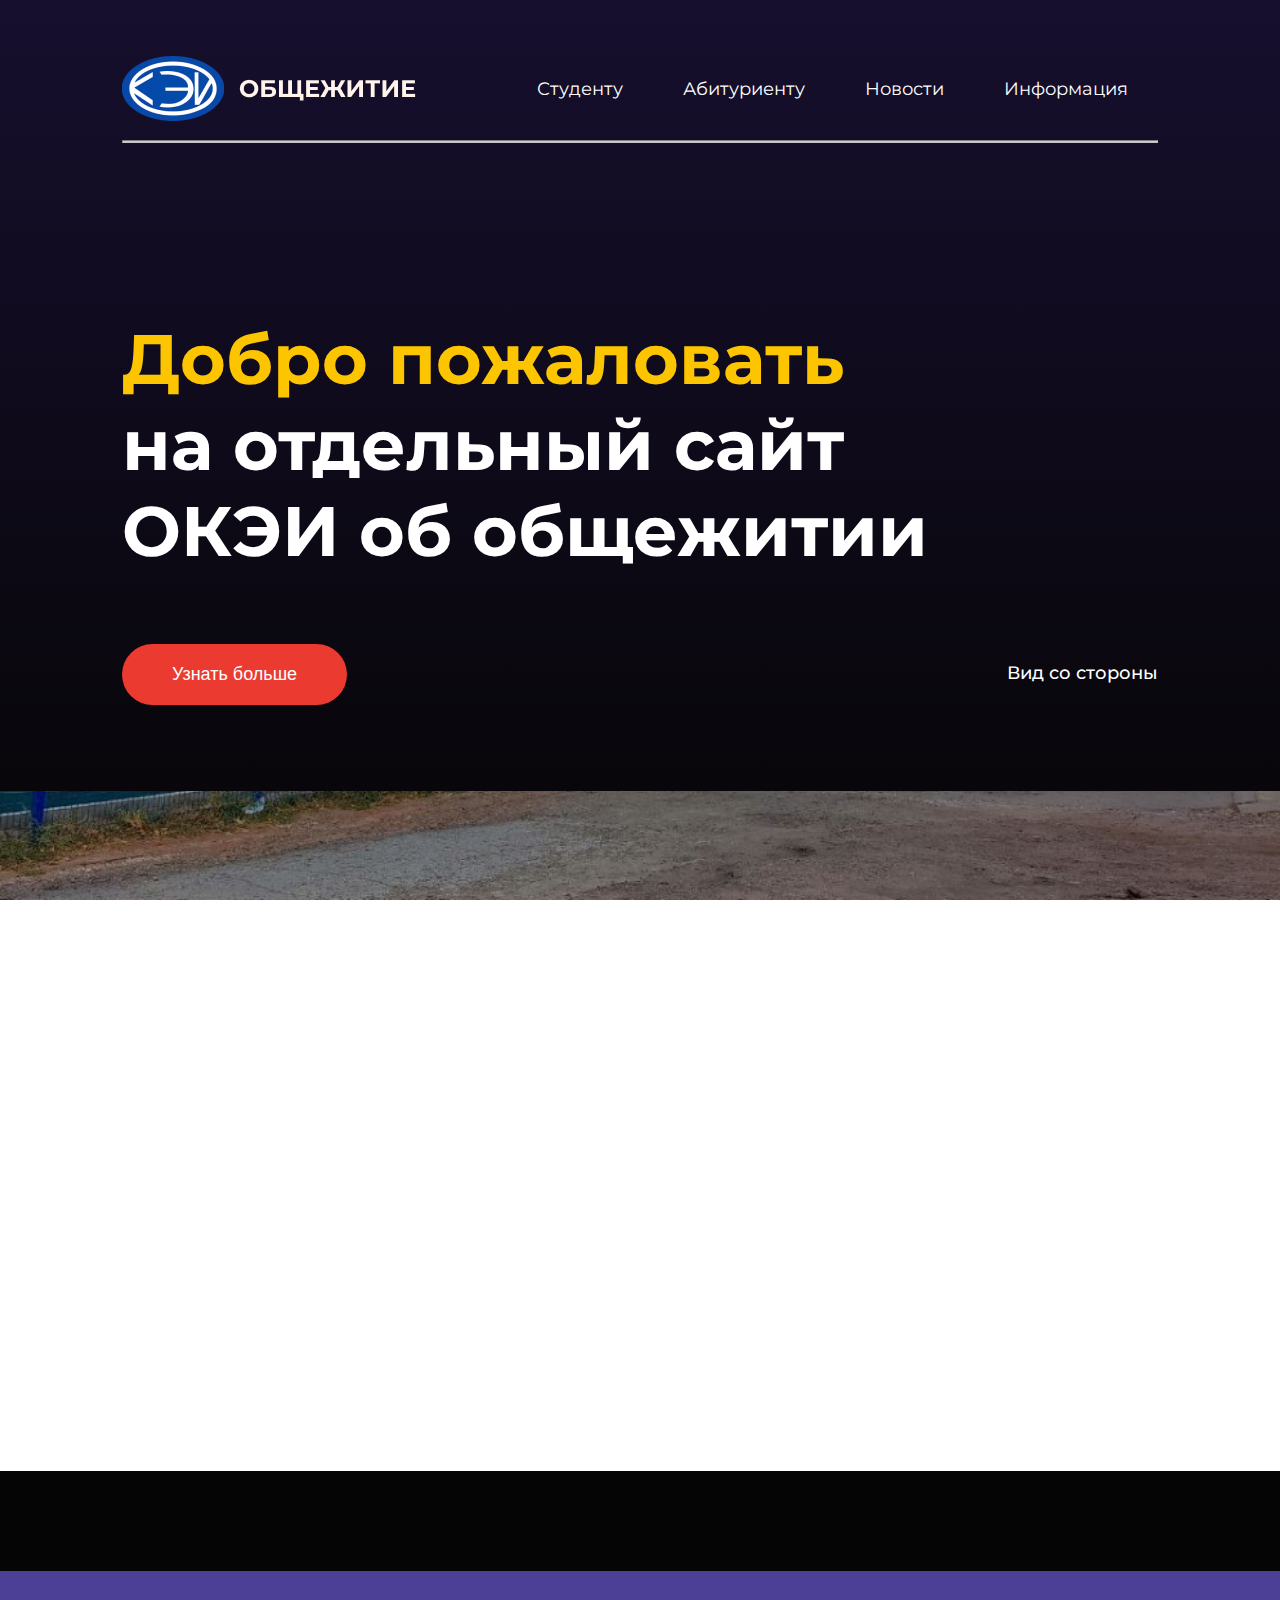
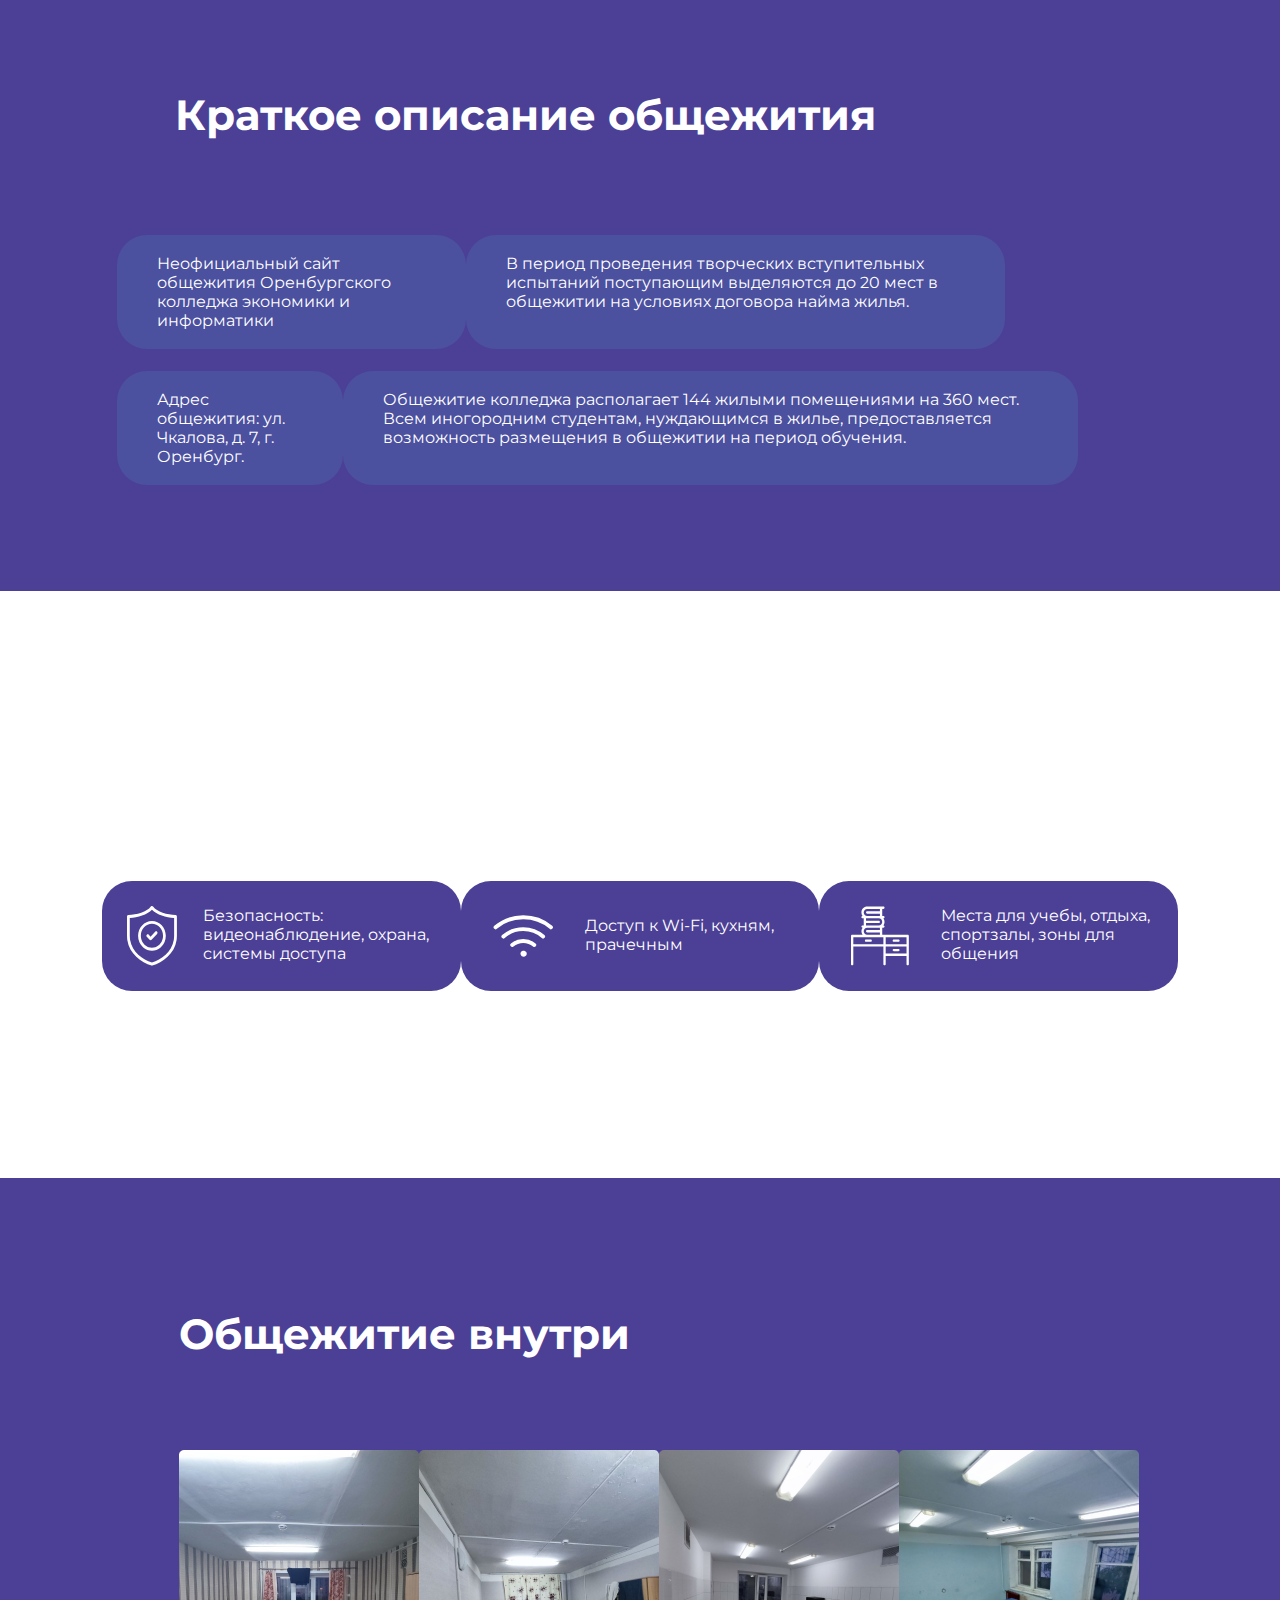
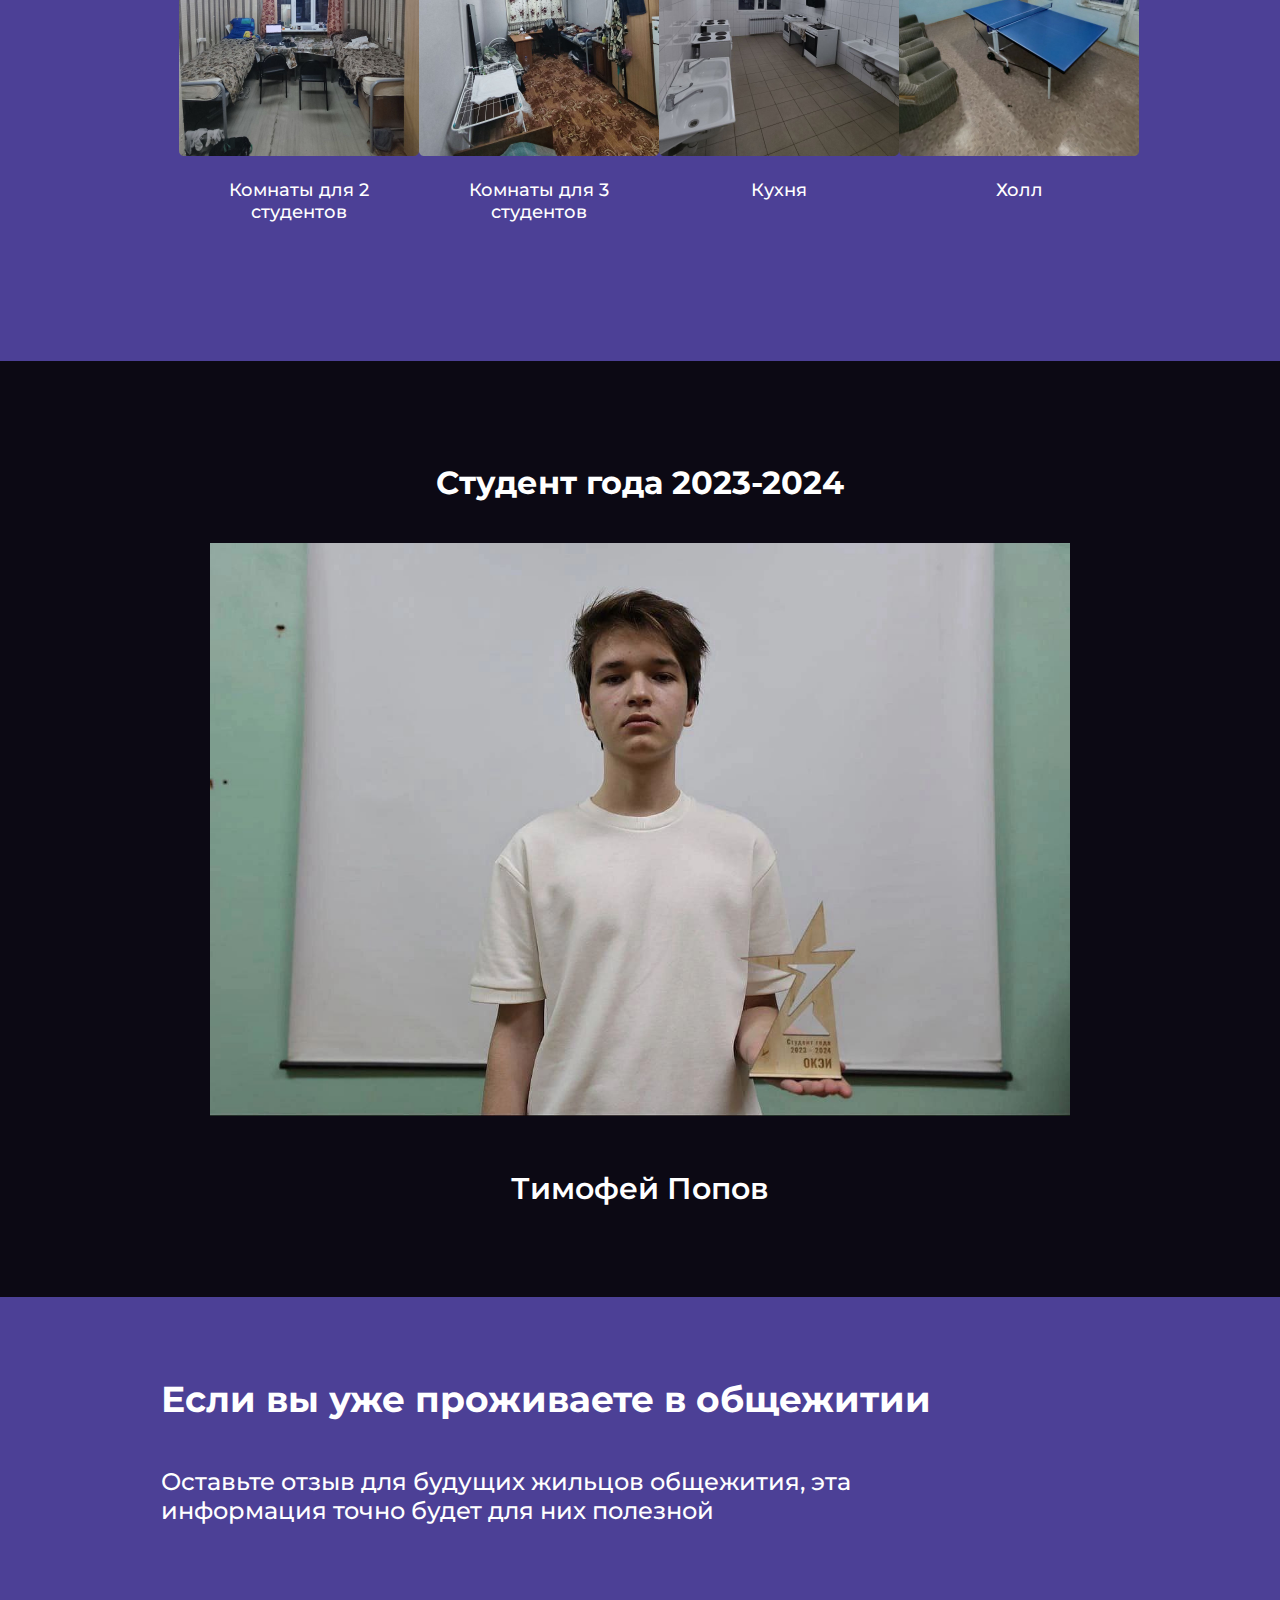
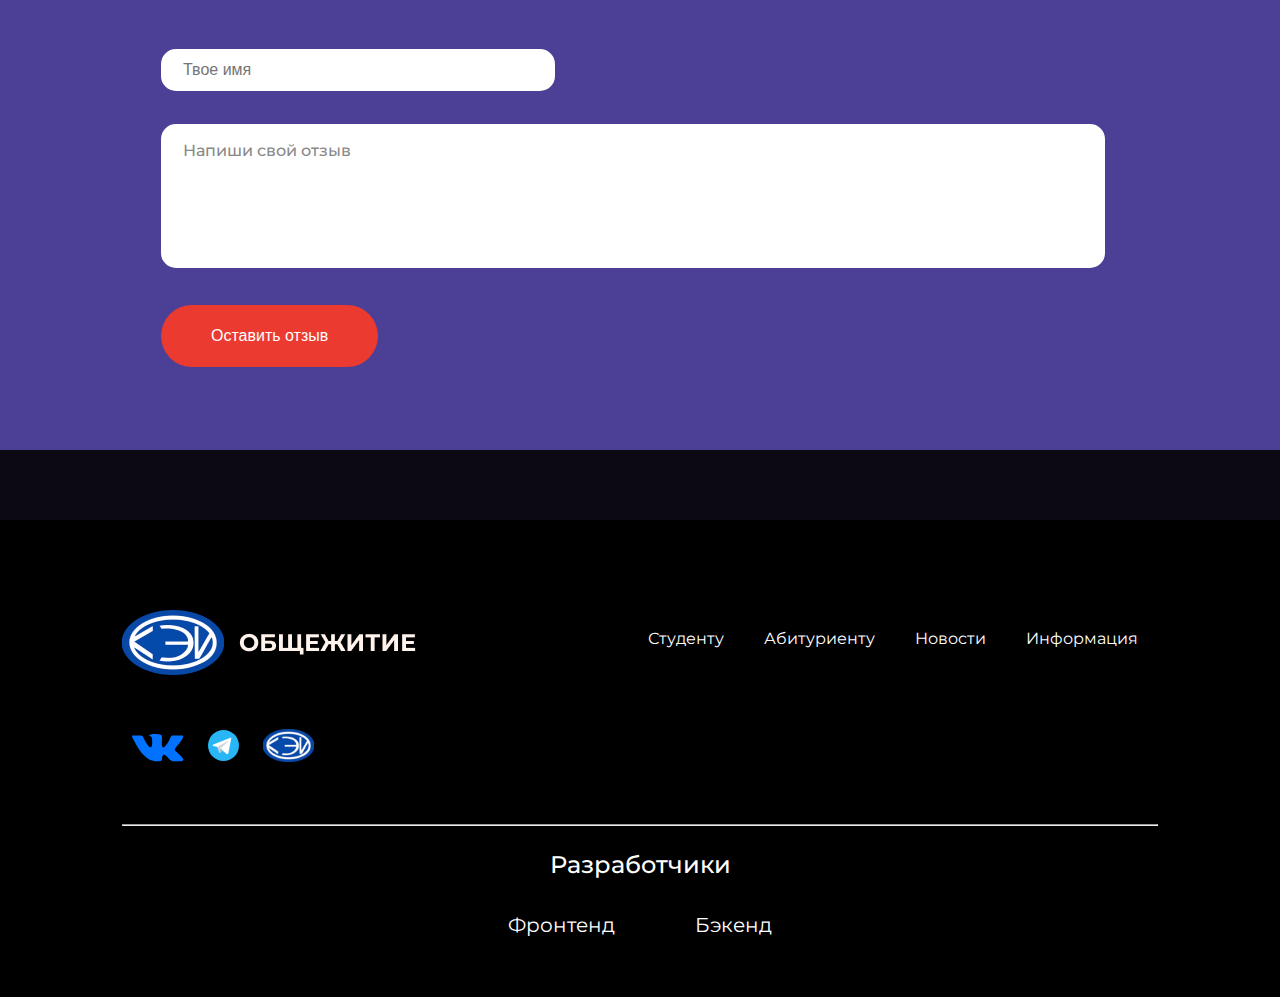
<file: index.html>
<!doctype html>
<html lang="ru">
<head>
    <meta charset="UTF-8">
    <meta name="viewport"
          content="width=device-width, user-scalable=no, initial-scale=1.0, maximum-scale=1.0, minimum-scale=1.0">
    <meta http-equiv="X-UA-Compatible" content="ie=edge">
    <title>ОКЭИ Общежитие</title>
    <link rel="stylesheet" href="./style/CSS/style.css">
    <link rel="icon" href="./style/icons/logo.png">
</head>
<body>
    <div class="wrapper">
        <header class="container">
            <nav class="navigation">
                <div class="logo">
                    <a href="index.html"><img src="./style/image/logo.png" alt="logo"></a>
                </div>
                <div class="nav-bar">
                    <ul>
                        <li><a href="./student.html">Студенту</a></li>
                        <li><a href="abiturient.html">Абитуриенту</a></li>
                        <li><a href="news.html">Новости</a></li>
                        <li><a href="information.html">Информация</a></li>
                    </ul>
                </div>
            </nav>
            <hr>
        </header>

        <main class="container">
            <div class="active">
                <p><span>Добро пожаловать</span> на отдельный сайт ОКЭИ об общежитии</p>

                <button type="button" id="more">Узнать больше</button>
                <p class="back">Вид со стороны</p>
            </div>

            <div class="back">
                
            </div>
        </main>
    </div>

    <div class="back-image">

    </div>

    <div class="wrapper-false">
        <main class="container"></main>
    </div>

    <div class="info-briefly" id="info-briefly">
        <h1>Краткое описание общежития</h1>
        <div class="first-block">
            <p class="fir-value">Неофициальный сайт общежития Оренбургского колледжа экономики и информатики</p>
            <p class="sec-value">В период проведения творческих вступительных испытаний поступающим выделяются
                до 20 мест в общежитии на условиях договора найма жилья.</p>
        </div>
        <div class="second-block">
            <p class="fir-value-one">Адрес общежития: ул. Чкалова, д. 7, г. Оренбург.</p>
            <p class="sec-value-two">Общежитие колледжа располагает 144 жилыми помещениями на 360 мест.
                Всем иногородним студентам, нуждающимся в жилье, предоставляется
                возможность размещения в общежитии на период обучения.</p>
        </div>
    </div>

    <div class="advantages">
        <h1>Преимущества проживания в общежитии</h1>
        <div class="block">
            <div class="security">
                <img src="./style/icons/securi2.svg" alt="security">
                <p>Безопасность: видеонаблюдение, охрана, системы доступа</p>
            </div>
            <div class="comfortable">
                <img src="./style/icons/comfortable.svg" alt="comfortable">
                <p>Доступ к Wi-Fi, кухням, прачечным</p>
            </div>
            <div class="education">
                <img src="./style/icons/education.svg" alt="education">
                <p>Места для учебы, отдыха, спортзалы, зоны для общения</p>
            </div>
        </div>
    </div>

    <div class="inside-block">
        <h1>Общежитие внутри</h1>
        <div class="block-room">
            <div class="room-two">
                <img src="./style/image/room-two.png" alt="room-two">
                <p>Комнаты для 2 студентов</p>
            </div>

            <div class="room-three">
                <img src="./style/image/room-three.png" alt="room-three">
                <p>Комнаты для 3 студентов</p>
            </div>

            <div class="kitchen">
                <img src="./style/image/kitchen.png" alt="kitchen">
                <p>Кухня</p>
            </div>

            <div class="holl">
                <img src="./style/image/hool.png" alt="holl">
                <p>Холл</p>
            </div>
        </div>
    </div>

    <div class="famous-students">
        <!--<div class="head-famous">
            <h1>Известные студенты, проживающие в общежитии</h1>
        </div>

        <div class="block-students">
            <div class="cart-students">
                <div class="cart-students-block">
                    <a target="_blank" href="https://vk.com/zatway">
                        <img src="./style/image/radmir.png" alt="radmir">
                        <p>Радмир Арсланбеков</p>
                    </a>
                </div>
                <div class="cart-students-block">
                    <a target="_blank" href="https://vk.com/hamitov143">
                        <img src="./style/image/ainur.png" alt="ainur">
                        <p>Айнур Хамитов</p>
                    </a>
                </div>
                <div class="cart-students-block">
                    <a target="_blank" href="https://vk.com/kulaanoame">
                        <img src="./style/image/emil.png" alt="emil">
                        <p>Эмиль Сулейманов</p>
                    </a>
                </div>
                <div class="cart-students-block">
                    <a target="_blank" href="https://vk.com/armaggedeon">
                        <img src="./style/image/arman.png" alt="arman">
                        <p>Арман Кантурлеев</p>
                    </a>
                </div>
                <div class="cart-students-block">
                    <a target="_blank" href="https://vk.com/akosirev2020">
                        <img src="./style/image/artem.png" alt="artem">
                        <p>Артём Косырев</p>
                    </a>
                </div>
            </div>-->
            <div class="best-student">
                <h1>Студент года 2023-2024</h1>
                <img src="./style/image/best-student.jpg" alt="best-student">
                <p>Тимофей Попов</p>
            </div>
        </div>
    </div>

    <div class="reviews-input">
        <div class="reviews-info">
            <h2>Если вы уже проживаете в общежитии</h2>
            <p>Оставьте отзыв для будущих жильцов общежития,
                эта информация точно будет для них полезной</p>

            <div class="input-block-name">
                <input type="name" placeholder="Твое имя" id="name">
            </div>

            <textarea class="rev-block" placeholder="Напиши свой отзыв" id="reviews"></textarea>

            <div class="bth-reviews">
                <button type="button" id="order-action">Оставить отзыв</button>
            </div>
        </div>
    </div>

    <div class="gap"></div>

    <footer>
        <nav class="footer-block">
             <div class="logo">
                 <a href="index.html"><img src="./style/image/logo.png" alt="logo"></a>
             </div>
             <div class="nav-bar">
                <ul>
                    <li><a href="./student.html">Студенту</a></li>
                    <li><a href="abiturient.html">Абитуриенту</a></li>
                    <li><a href="news.html">Новости</a></li>
                    <li><a href="information.html">Информация</a></li>
                </ul>
             </div>
        </nav>
        
        <div class="link-media">
            <a target="_blank" href="https://vk.com/gapou_okei">
                <img src="./style/icons/vk.svg" alt="vk">
            </a>
            <a target="_blank" href="https://t.me/okei_56ru">
                <img src="./style/icons/tg.svg" alt="tg">
            </a>
            <a target="_blank" href="https://www.oksei.ru/">
                <img src="./style/icons/okei.svg" alt="okei-logo">
            </a>
        </div>

        <hr>
        <div class="developer">
            <h3>Разработчики</h3>
            <div class="developer-contacts">
                <a target="_blank" href="https://vk.com/kulaanoame">Фронтенд</a>
                <a href="#">Бэкенд</a>
            </div>

        </div>
    </footer>



    <script src="./scripts/script.js"></script>



</body>
</html>
</file>
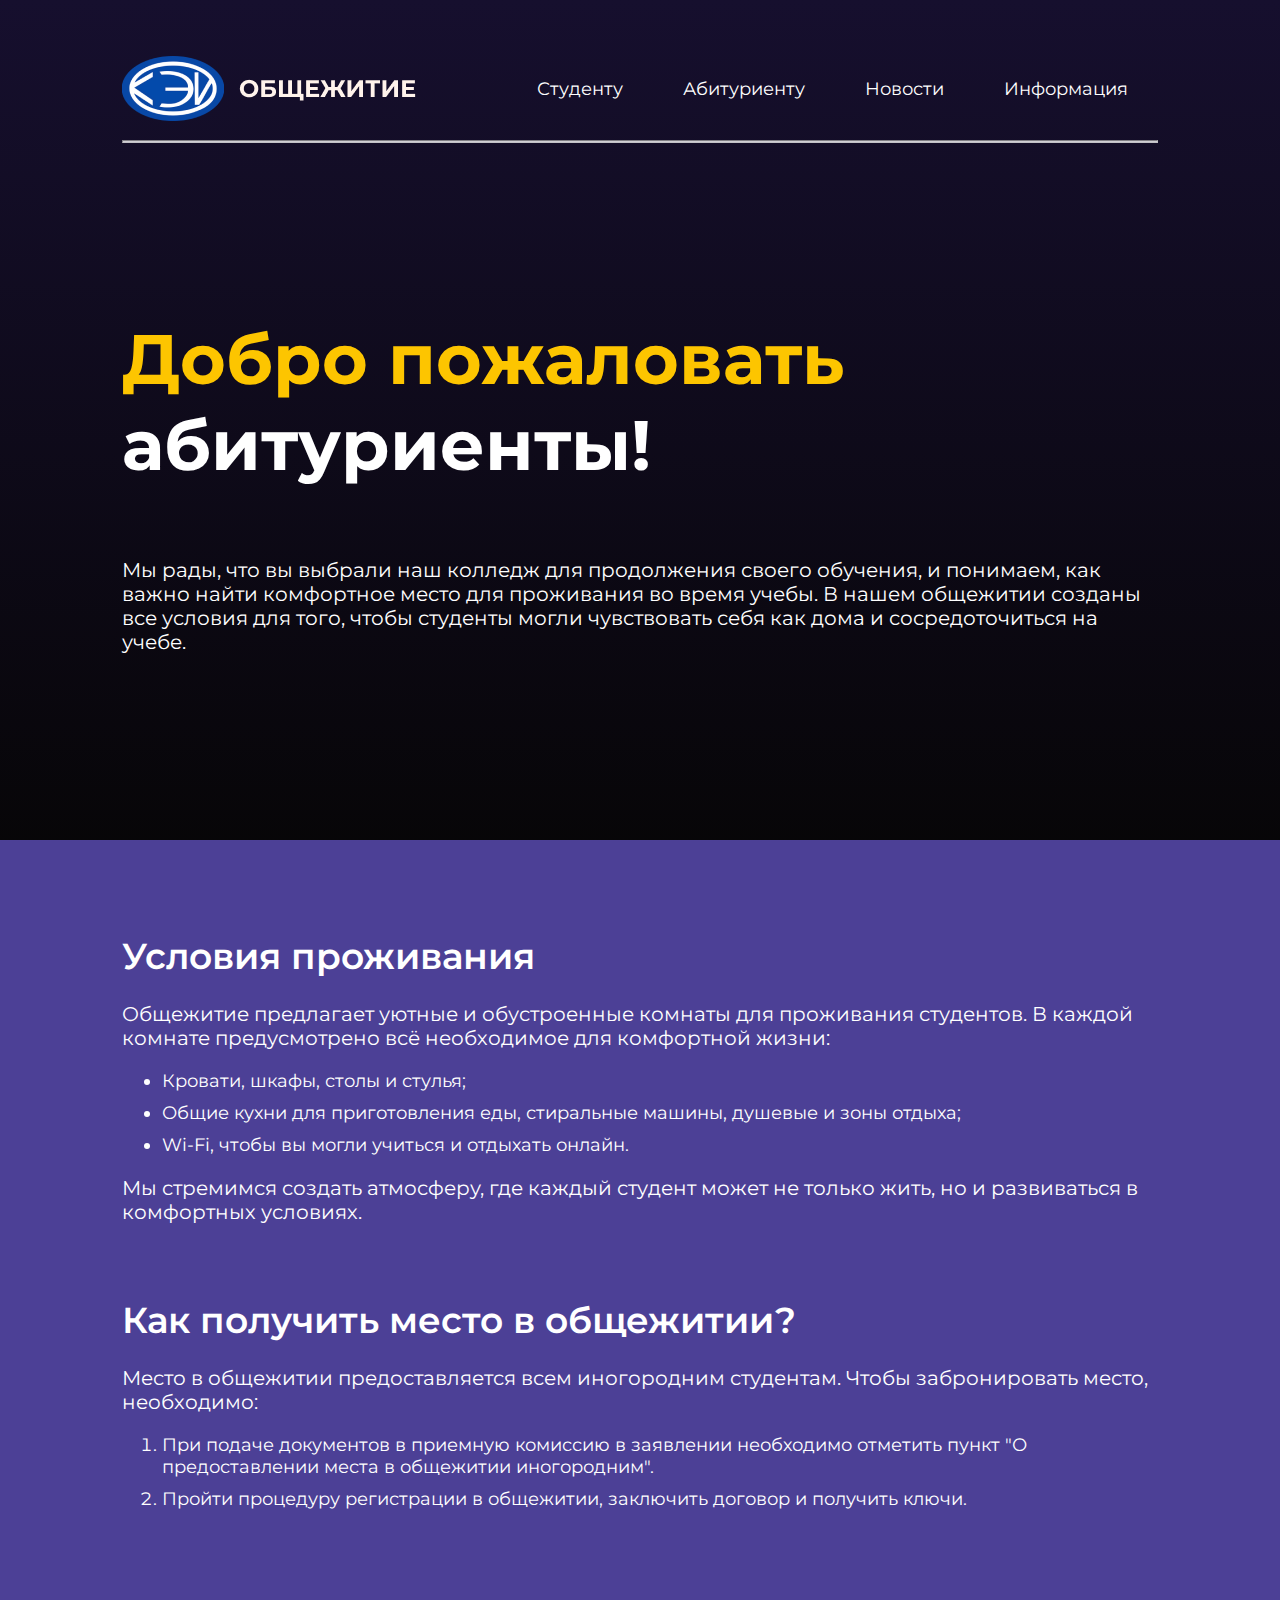
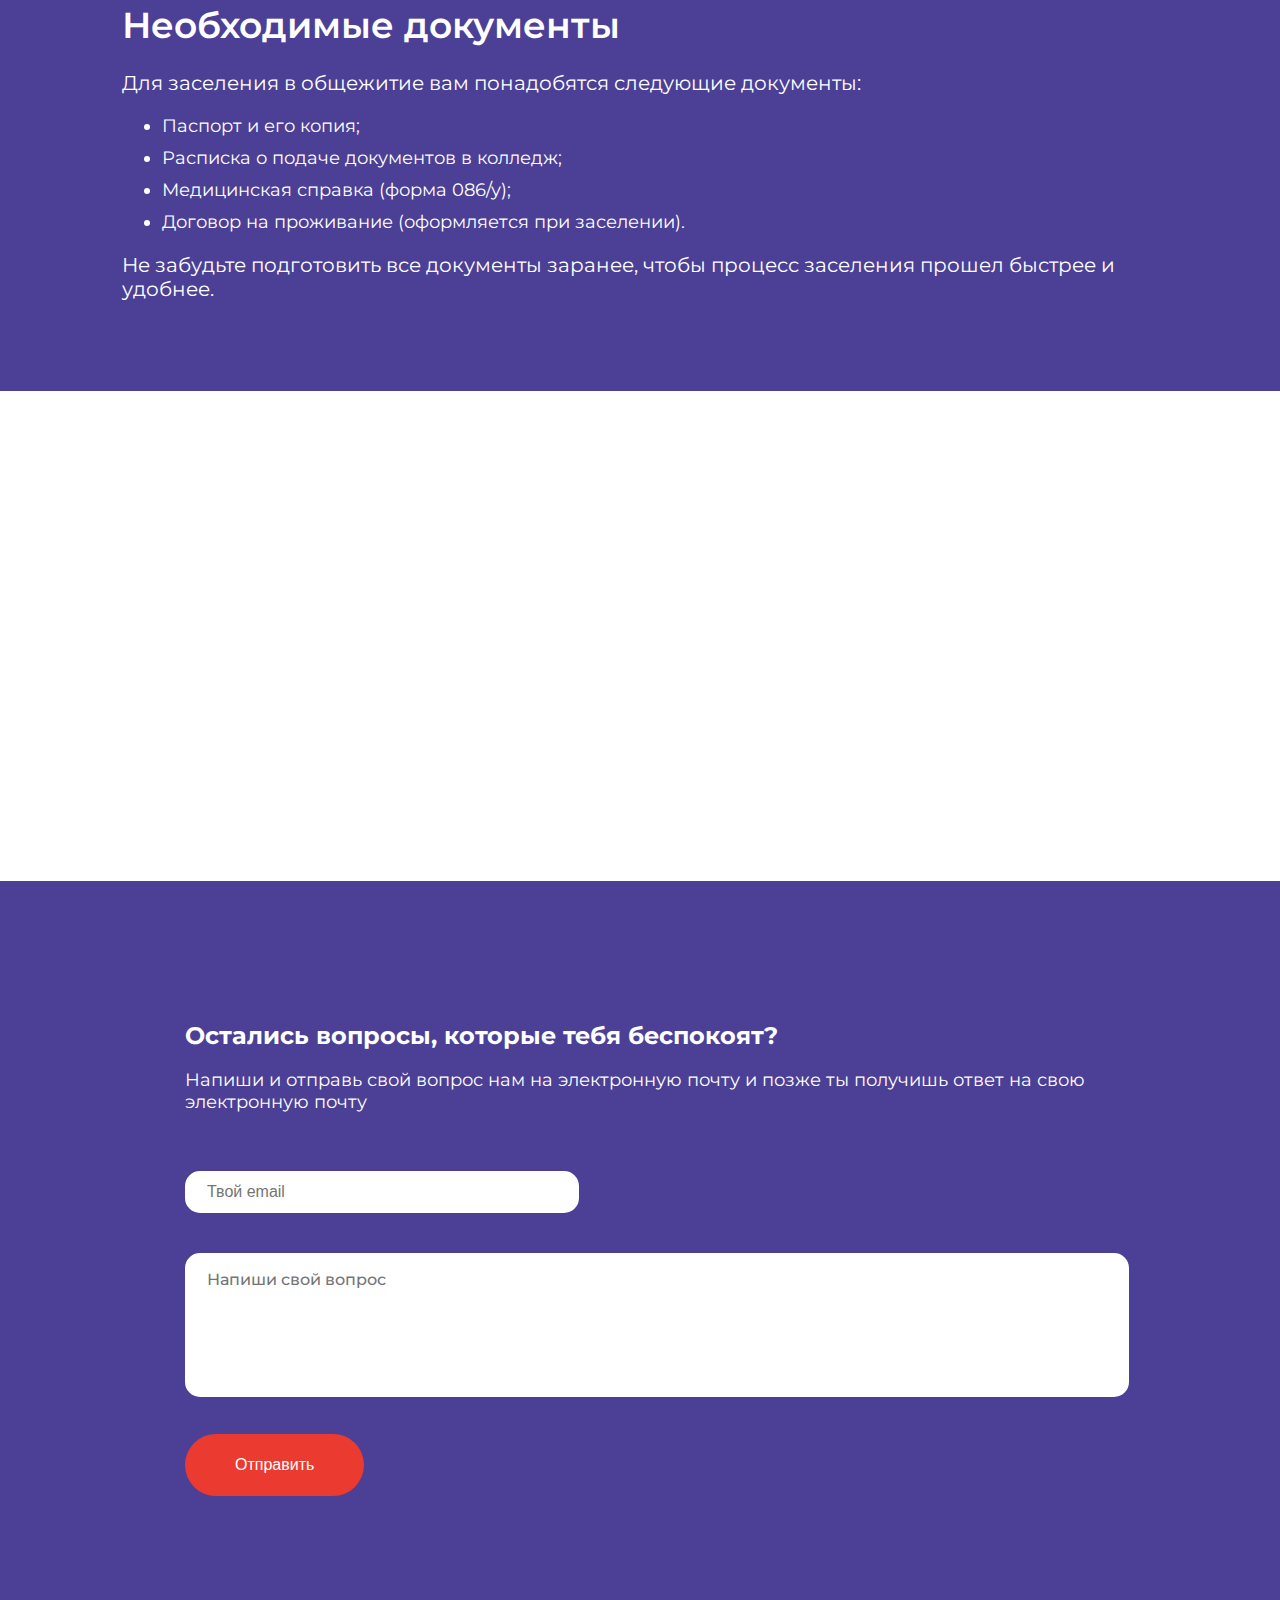
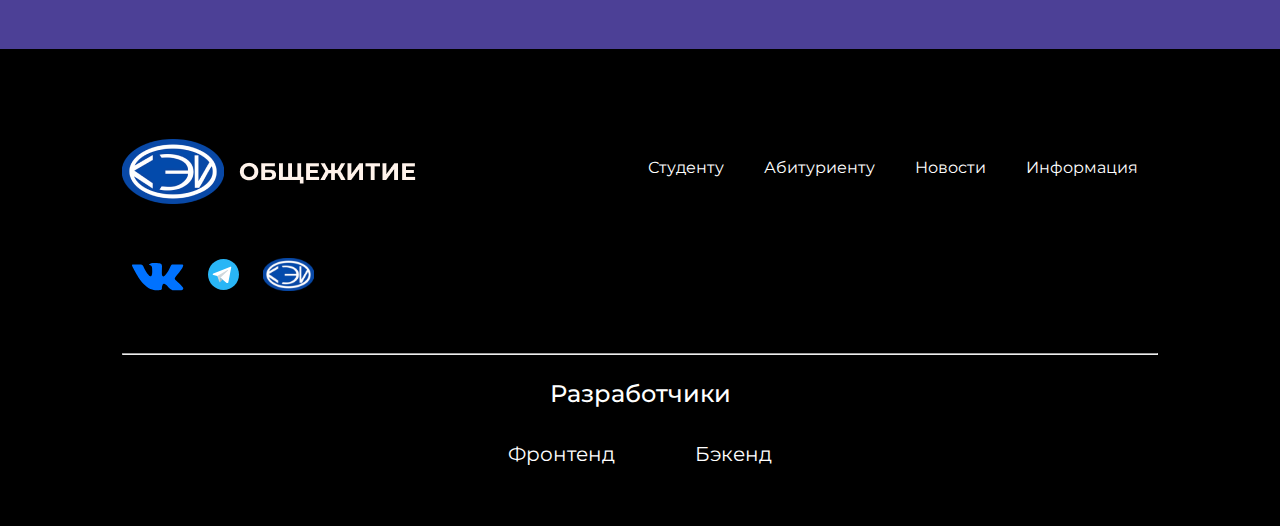
<file: abiturient.html>
<!doctype html>
<html lang="ru">
<head>
    <meta charset="UTF-8">
    <meta name="viewport"
          content="width=device-width, user-scalable=no, initial-scale=1.0, maximum-scale=1.0, minimum-scale=1.0">
    <meta http-equiv="X-UA-Compatible" content="ie=edge">
    <title>ОКЭИ Общежитие</title>
    <link rel="stylesheet" href="./style/CSS/abitura.css">
    <link rel="icon" href="./style/icons/logo.png">
</head>
<body>
    <div class="wrapper">
        <header class="container">
            <nav class="navigation">
                <div class="logo">
                    <a href="index.html"><img src="./style/image/logo.png" alt="logo"></a>
                </div>
                <div class="nav-bar">
                    <ul>
                        <li><a href="./student.html">Студенту</a></li>
                        <li><a href="abiturient.html">Абитуриенту</a></li>
                        <li><a href="./news.html">Новости</a></li>
                        <li><a href="information.html">Информация</a></li>
                    </ul>
                </div>
            </nav>
            <hr>
        </header>

        <main class="container">
            <div class="active">
                <p class="title"><span>Добро пожаловать </span>абитуриенты!</p>
                <p>Мы рады, что вы выбрали наш колледж для продолжения своего обучения, и понимаем, как важно
                    найти комфортное место для проживания во время учебы. В нашем общежитии созданы
                    все условия для того, чтобы студенты могли чувствовать себя как дома и сосредоточиться на учебе.</p>

            </div>
        </main>
    </div>


    <div class="living-information">
        <div class="living-conditions">
            <h1>Условия проживания</h1>
            <p>Общежитие предлагает уютные и обустроенные комнаты для проживания студентов. В каждой
            комнате предусмотрено всё необходимое для комфортной жизни:</p>

            <ul>
                <li>Кровати, шкафы, столы и стулья;</li>
                <li>Общие кухни для приготовления еды, стиральные машины, душевые и зоны отдыха;</li>
                <li>Wi-Fi, чтобы вы могли учиться и отдыхать онлайн.</li>
            </ul>

            <p>
                Мы стремимся создать атмосферу, где каждый студент может не только
                жить, но и развиваться в комфортных условиях.
            </p>

            <h1 class="sec-title">Как получить место в общежитии?</h1>

            <p>Место в общежитии предоставляется всем иногородним студентам. Чтобы забронировать место, необходимо:</p>

            <ol>
                <li>При подаче документов в приемную комиссию в заявлении необходимо отметить пункт "О предоставлении места в общежитии иногородним".</li>
                <li>Пройти процедуру регистрации в общежитии, заключить договор и получить ключи.</li>
            </ol>
        

            <div class="check-in-info">
                <h1>Необходимые документы</h1>
                <p>Для заселения в общежитие вам понадобятся следующие документы:</p>
                <ul>
                    <li>Паспорт и его копия;</li>
                    <li>Расписка о подаче документов в колледж;</li>
                    <li>Медицинская справка (форма 086/у);</li>
                    <li>Договор на проживание (оформляется при заселении).</li>
                </ul>
                <p>Не забудьте подготовить все документы заранее, чтобы процесс заселения прошел быстрее и удобнее.</p>
            </div>
        </div>
    </div>


    <div class="rules-pay">
        <div class="reglament">
            <h1>Правила проживания</h1>
            <p>Проживание в общежитии регламентируется общими правилами, которые помогают 
                поддерживать порядок и комфорт для всех студентов. Вот основные из них:
            </p>

            <ul>
                <li>Соблюдайте режим тишины с 23:00 до 6:00;</li>
                <li>Следите за чистотой в личных и общих зонах;</li>
                <li>Гостей можно приглашать также до 22:00;</li>
                <li>Соблюдайте правила безопасности и уважайте соседей.</li>
            </ul>
        </div>

        <div class="vertival-line"></div>

        <div class="pay-dormit">
            <h1>Стоимость и оплата</h1>
            <p>Стоимость проживания в общежитии вы можете посмотреть в разделе <a href="./student.html">"Студенту"</a>.</p>
        </div>
    </div>

    




    <div class="reviews-input-second">
        <div class="reviews-info-second">
            <h2>Остались вопросы, которые тебя беспокоят?</h2>
            <p>Напиши и отправь свой вопрос нам на электронную
                почту и позже ты получишь ответ на свою электронную почту</p>

            <div class="input-block-name">
                <input type="name" placeholder="Твой email" id="email">
            </div>

            <textarea class="rev-block-sec" placeholder="Напиши свой вопрос" id="quest"></textarea>

            <div class="bth-reviews">
                <button type="button" id="send">Отправить</button>
            </div>
        </div>
    </div>


    <footer>
        <nav class="footer-block">
             <div class="logo">
                 <a href="index.html"><img src="./style/image/logo.png" alt="logo"></a>
             </div>
             <div class="nav-bar">
                <ul>
                    <li><a href="./student.html">Студенту</a></li>
                    <li><a href="abiturient.html">Абитуриенту</a></li>
                    <li><a href="./news.html">Новости</a></li>
                    <li><a href="information.html">Информация</a></li>
                </ul>
             </div>
        </nav>

        <div class="link-media">
            <a target="_blank" href="https://vk.com/gapou_okei">
                <img src="./style/icons/vk.svg" alt="vk">
            </a>
            <a target="_blank" href="https://t.me/okei_56ru">
                <img src="./style/icons/tg.svg" alt="tg">
            </a>
            <a target="_blank" href="https://www.oksei.ru/">
                <img src="./style/icons/okei.svg" alt="okei-logo">
            </a>
        </div>

        <hr>
        <div class="developer">
            <h3>Разработчики</h3>
            <div class="developer-contacts">
                <a target="_blank" href="https://vk.com/kulaanoame">Фронтенд</a>
                <a href="#">Бэкенд</a>
            </div>

        </div>
    </footer>

    <script src="./scripts/abitur.js"></script>

</body>
</html>
</file>
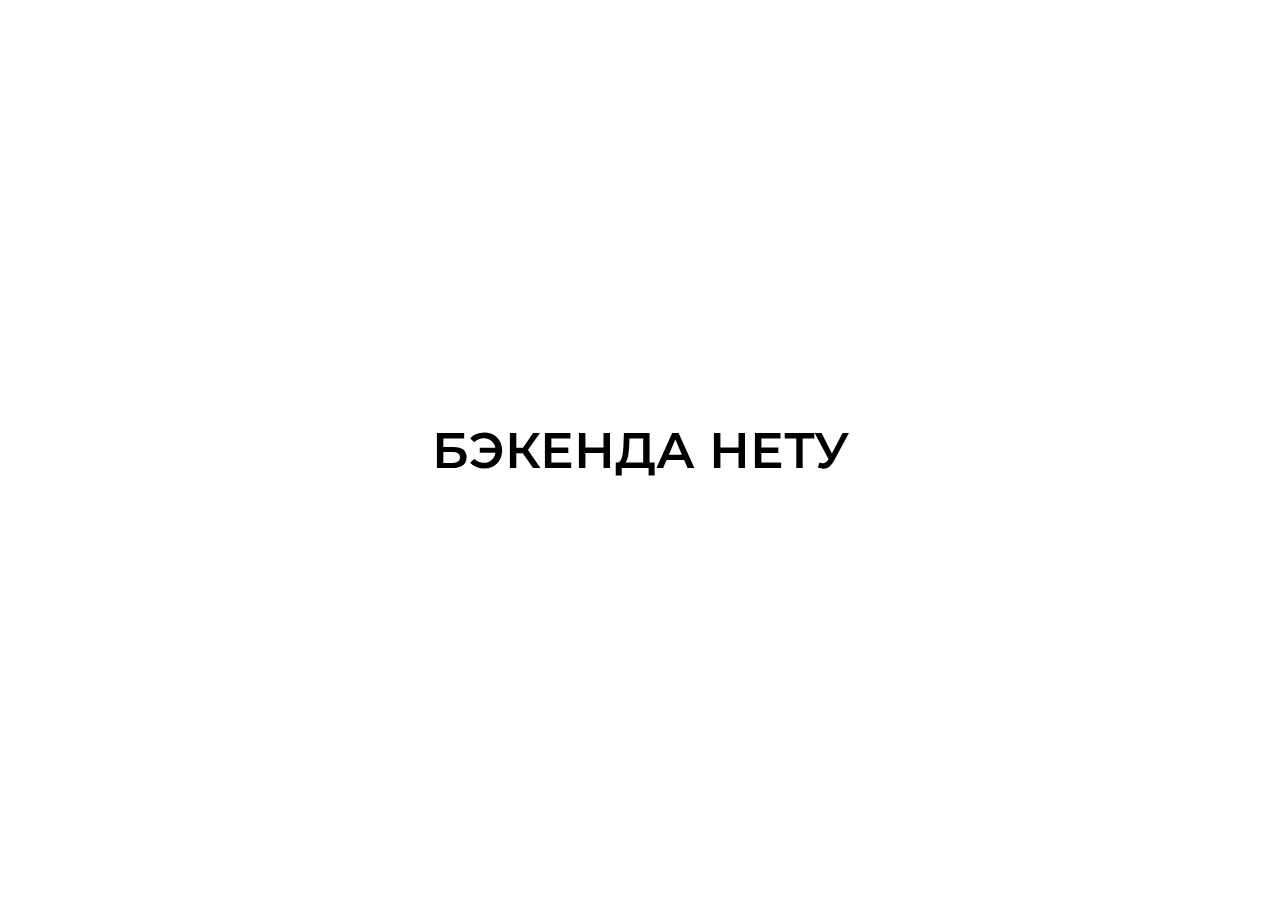
<file: backend.html>
<!doctype html>
<html lang="ru">
<head>
    <meta charset="UTF-8">
    <meta name="viewport"
          content="width=device-width, user-scalable=no, initial-scale=1.0, maximum-scale=1.0, minimum-scale=1.0">
    <meta http-equiv="X-UA-Compatible" content="ie=edge">
    <title>ОКЭИ Общежитие</title>
    <link rel="stylesheet" href="./style/CSS/back.css">
    <link rel="icon" href="./style/icons/logo.png">
</head>
<body>

    <span>Бэкенда нету</span>

</body>
</html>
</file>
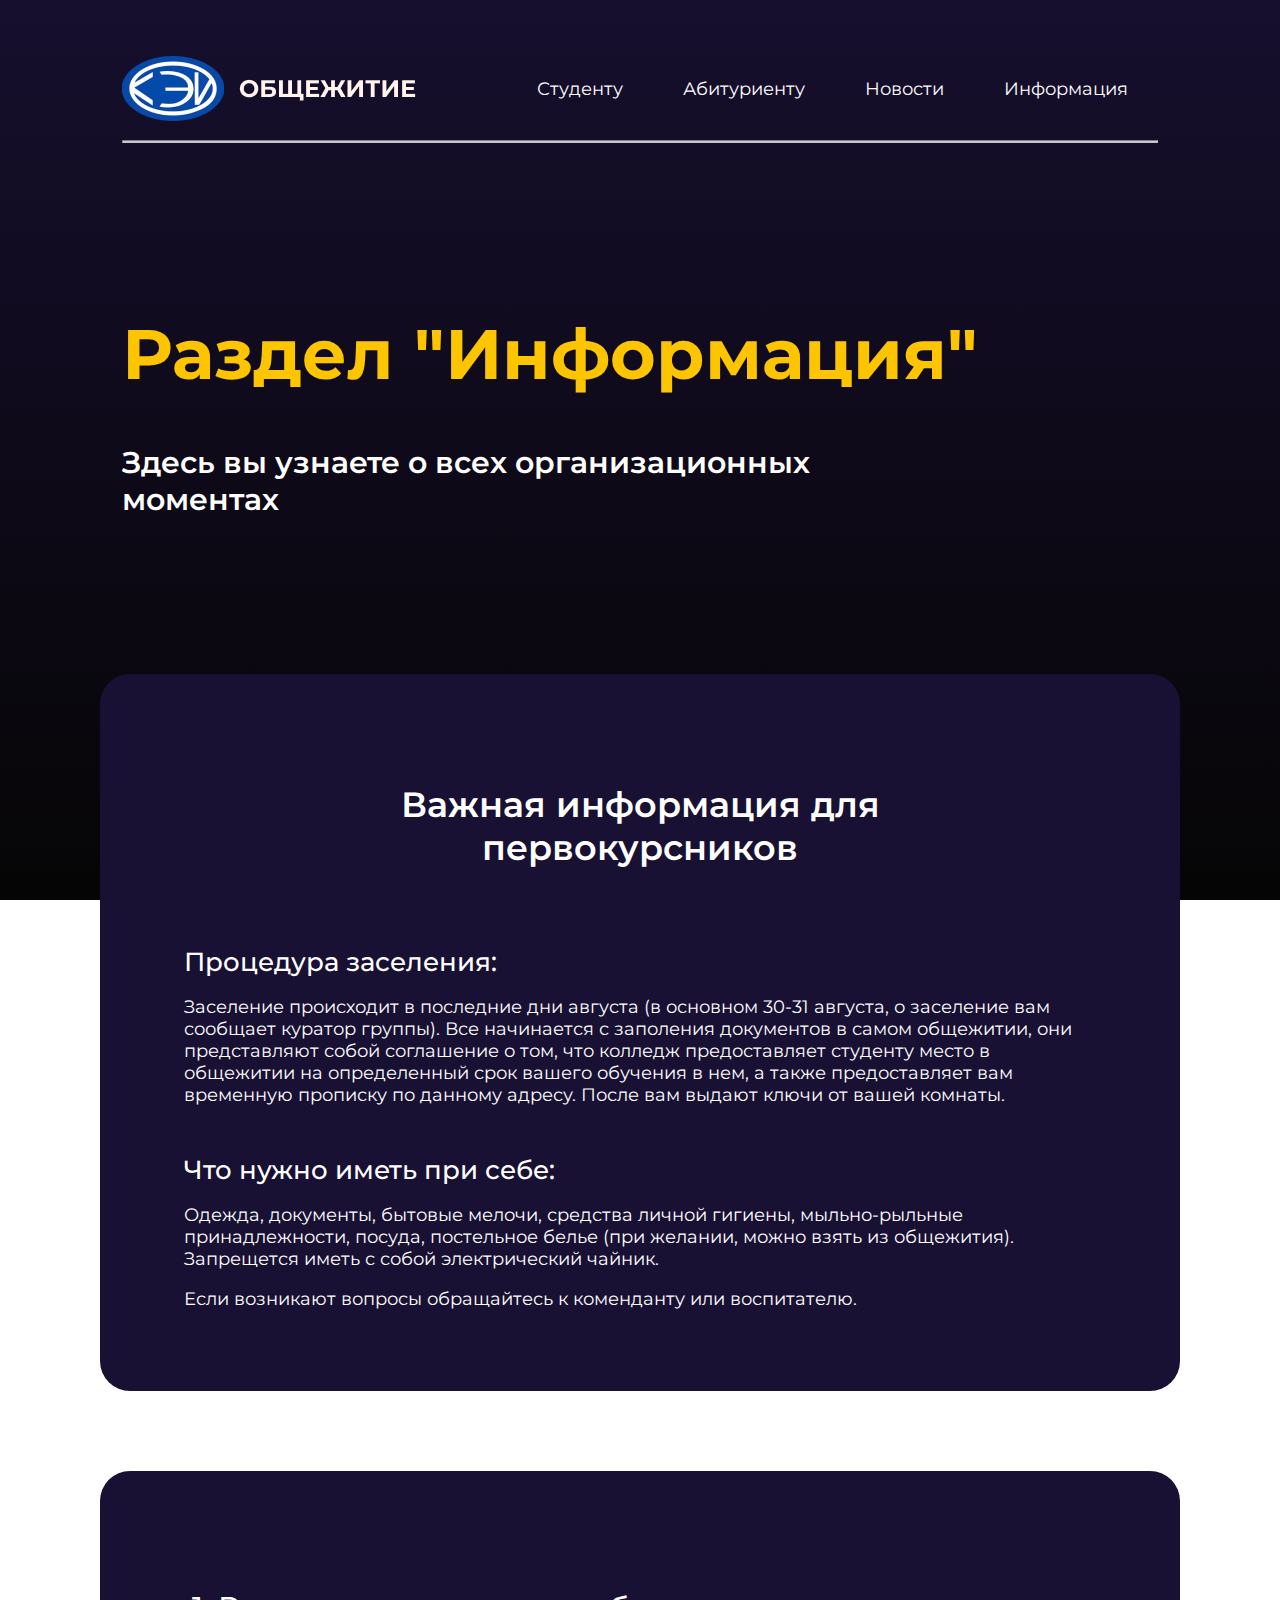
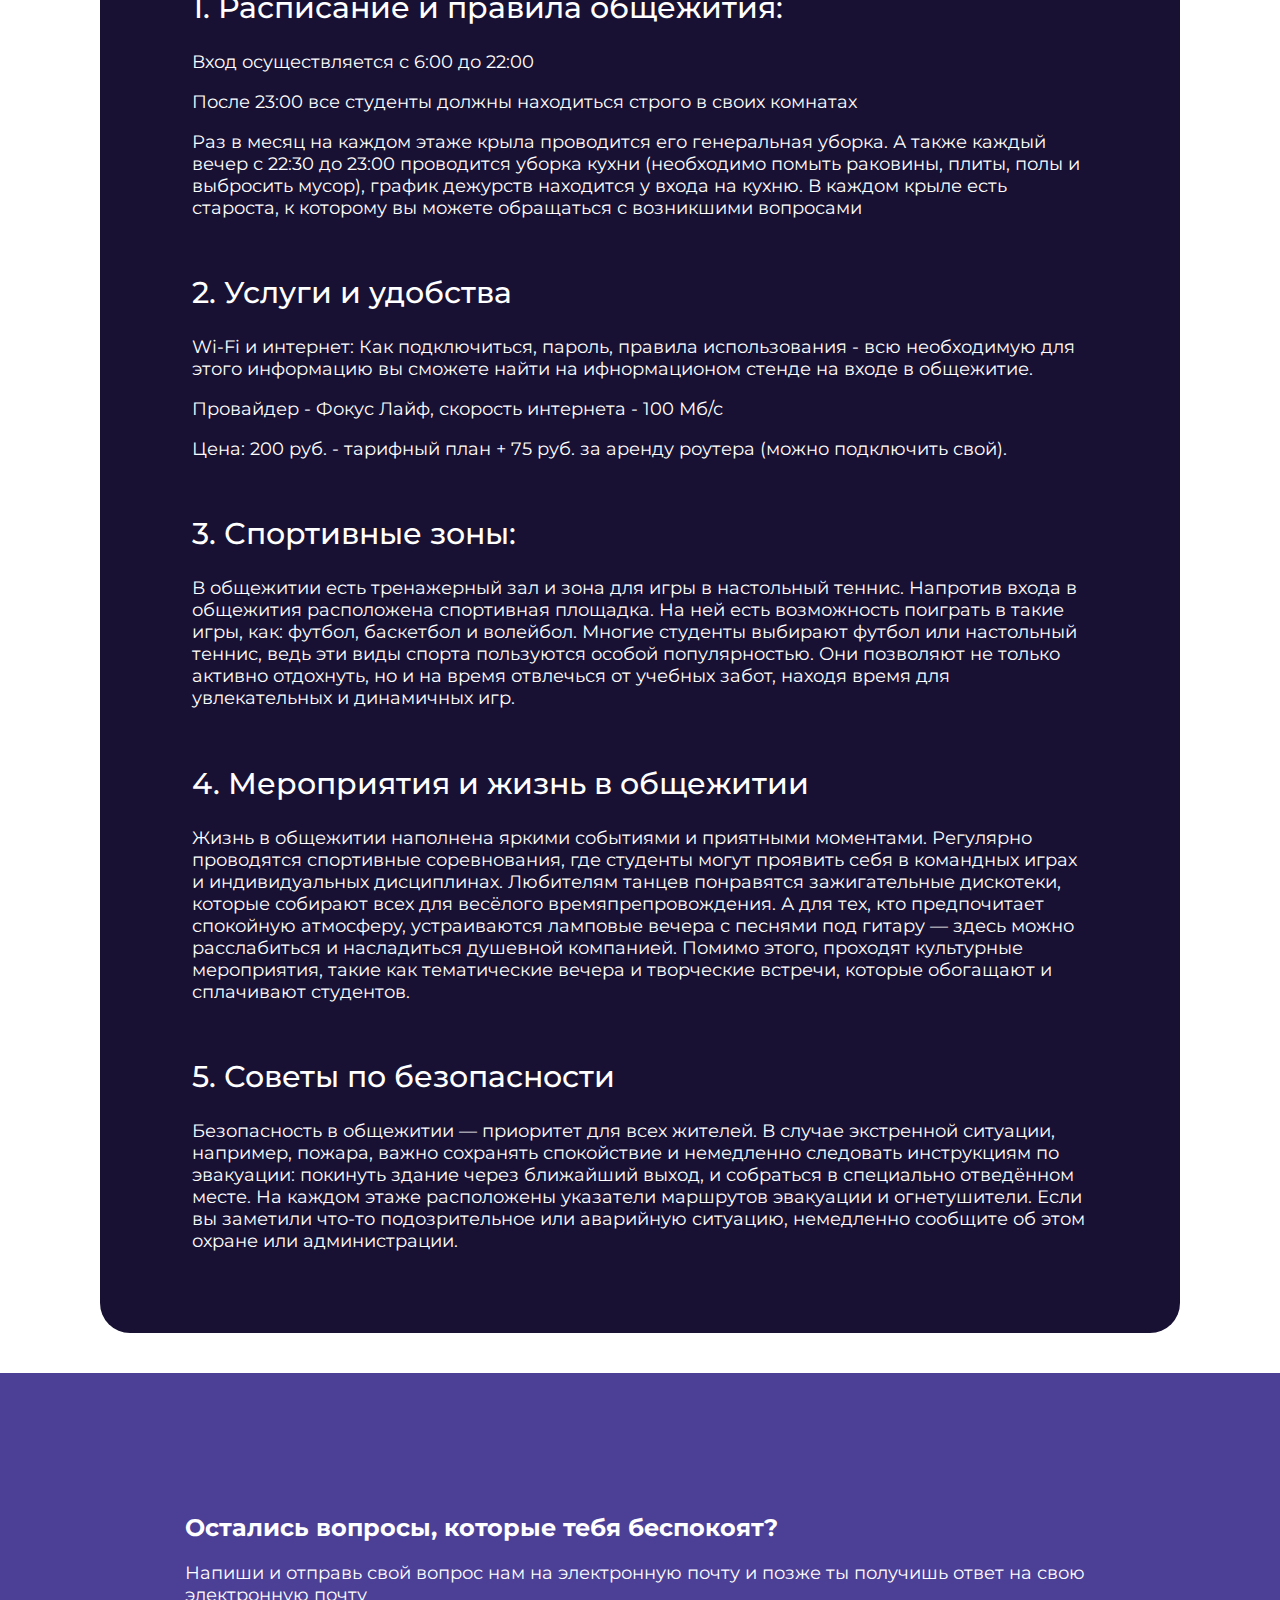
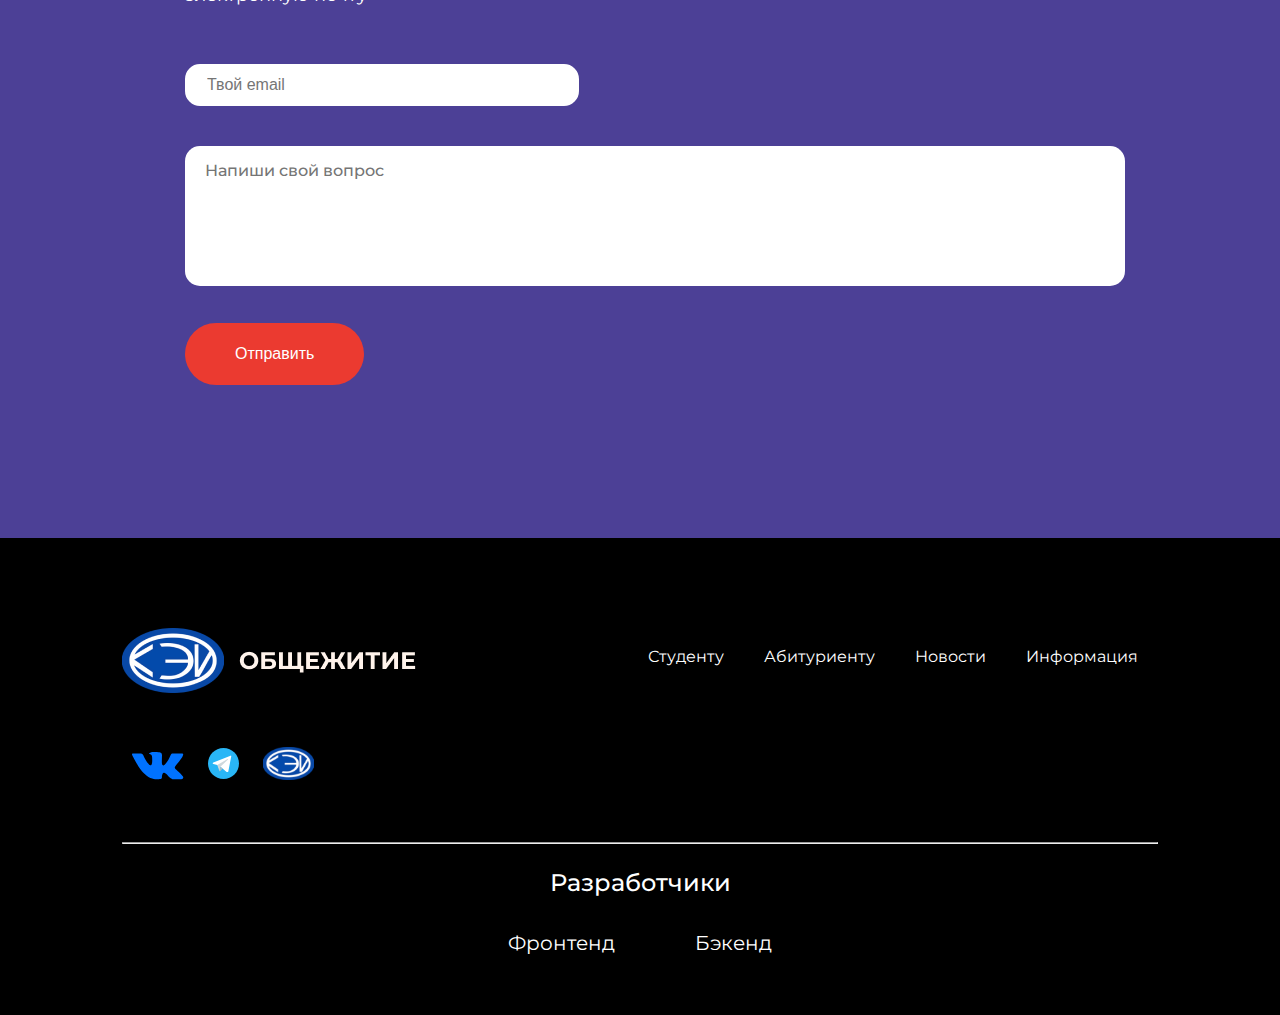
<file: information.html>
<!doctype html>
<html lang="ru">
<head>
    <meta charset="UTF-8">
    <meta name="viewport"
          content="width=device-width, user-scalable=no, initial-scale=1.0, maximum-scale=1.0, minimum-scale=1.0">
    <meta http-equiv="X-UA-Compatible" content="ie=edge">
    <link rel="stylesheet" href="./style/CSS/style.css">
    <link rel="icon" href="./style/icons/logo.png">
    <title>ОКЭИ Общежитие</title>
</head>
<body>
    <div class="wrapper">
        <header class="container">
            <nav class="navigation">
                <div class="logo">
                    <a href="index.html"><img src="./style/image/logo.png" alt="logo"></a>
                </div>
                <div class="nav-bar">
                    <ul>
                        <li><a href="./student.html">Студенту</a></li>
                        <li><a href="abiturient.html">Абитуриенту</a></li>
                        <li><a href="./news.html">Новости</a></li>
                        <li><a href="information.html">Информация</a></li>
                    </ul>
                </div>
            </nav>
            <hr>
        </header>

        <main class="container">
            <div class="active">
                <h1 class="sect-title">Раздел "Информация"</h1>
                <p class="sect-paragraf">Здесь вы узнаете о всех организационных моментах </p>
            </div>
        </main>
    </div>

    <div class="important-info">
        <div class="info-students">
            <div class="stud-head">
                <h4>Важная информация для первокурсников</h4>
            </div>

            <h1>Процедура заселения:</h1>
            <p>Заселение происходит в последние дни августа (в основном 30-31
                августа, о заселение вам сообщает куратор группы). Все начинается
                с заполения документов в самом общежитии, они представляют собой
                соглашение о том, что колледж предоставляет студенту место в
                общежитии на определенный срок вашего обучения в нем, а также
                предоставляет вам временную прописку по данному адресу. После вам
                выдают ключи от вашей комнаты.
            </p>

            <h1>Что нужно иметь при себе:</h1>
            <p>
                Одежда, документы, бытовые мелочи, средства личной гигиены,
                мыльно-рыльные принадлежности, посуда, постельное белье
                (при желании, можно взять из общежития). Запрещется иметь с собой
                электрический чайник.
            </p>
            <p>
                Если возникают вопросы обращайтесь к коменданту или воспитателю.
            </p>
        </div>
    </div>

    <div class="main-information">
        <div class="text-block-info">
            <h1>1. Расписание и правила общежития:</h1>
            <p>Вход осуществляется с 6:00 до 22:00</p>
            <p>После 23:00 все студенты должны находиться строго в своих  комнатах</p>
            <p>Раз в месяц на каждом этаже крыла проводится его генеральная уборка.
                А также каждый вечер с 22:30 до 23:00 проводится уборка кухни
                (необходимо помыть раковины, плиты, полы и выбросить мусор),
                график дежурств находится у входа на кухню. В каждом крыле
                есть староста, к которому вы можете обращаться с возникшими
                вопросами
            </p>

            <h1>2. Услуги и удобства</h1>
            <p>Wi-Fi и интернет: Как подключиться, пароль, правила
                использования - всю необходимую для этого информацию вы
                сможете найти на ифнормационом стенде на входе в общежитие.
            </p>
            <p>Провайдер - Фокус Лайф, скорость интернета - 100 Мб/с</p>
            <p>Цена: 200 руб. - тарифный план + 75 руб. за аренду
                роутера (можно подключить свой).
            </p>

            <h1>3. Спортивные зоны:</h1>
            <p>В общежитии есть тренажерный зал и зона для игры в настольный
                теннис. Напротив входа в общежития расположена спортивная
                площадка. На ней есть возможность поиграть в такие игры,
                как: футбол, баскетбол и волейбол. Многие студенты выбирают
                футбол или настольный теннис, ведь эти виды спорта
                пользуются особой популярностью. Они позволяют не
                только активно отдохнуть, но и на время отвлечься от
                учебных забот, находя время для увлекательных и
                динамичных игр.
            </p>

            <h1>4. Мероприятия и жизнь в общежитии</h1>
            <p>Жизнь в общежитии наполнена яркими событиями и приятными
                моментами. Регулярно проводятся спортивные соревнования,
                где студенты могут проявить себя в командных играх и
                индивидуальных дисциплинах. Любителям танцев понравятся
                зажигательные дискотеки, которые собирают всех для
                весёлого времяпрепровождения. А для тех, кто предпочитает
                спокойную атмосферу, устраиваются ламповые вечера с
                песнями под гитару — здесь можно расслабиться и насладиться
                душевной компанией. Помимо этого, проходят культурные
                мероприятия, такие как тематические вечера и творческие
                встречи, которые обогащают и сплачивают студентов.
            </p>

            <h1>5. Советы по безопасности</h1>
            <p>Безопасность в общежитии — приоритет для всех жителей. В
                случае экстренной ситуации, например, пожара, важно сохранять
                спокойствие и немедленно следовать инструкциям по эвакуации:
                покинуть здание через ближайший выход, и собраться в
                специально отведённом месте. На каждом этаже расположены
                указатели маршрутов эвакуации и огнетушители. Если вы
                заметили что-то подозрительное или аварийную ситуацию,
                немедленно сообщите об этом охране или администрации.
            </p>
        </div>
    </div>

    <div class="reviews-input-second">
        <div class="reviews-info-second">
            <h2>Остались вопросы, которые тебя беспокоят?</h2>
            <p>Напиши и отправь свой вопрос нам на электронную
                почту и позже ты получишь ответ на свою электронную почту</p>

            <div class="input-block-name">
                <input type="name" placeholder="Твой email" id="name">
            </div>

            <textarea class="rev-block-sec" placeholder="Напиши свой вопрос" id="reviews"></textarea>

            <div class="bth-reviews">
                <button type="button" id="order-action">Отправить</button>
            </div>
        </div>
    </div>



    <footer>
        <nav class="footer-block">
             <div class="logo">
                 <a href="index.html"><img src="./style/image/logo.png" alt="logo"></a>
             </div>
             <div class="nav-bar">
                <ul>
                    <li><a href="./student.html">Студенту</a></li>
                    <li><a href="abiturient.html">Абитуриенту</a></li>
                    <li><a href="./news.html">Новости</a></li>
                    <li><a href="information.html">Информация</a></li>
                </ul>
             </div>
        </nav>

        <div class="link-media">
            <a target="_blank" href="https://vk.com/gapou_okei">
                <img src="./style/icons/vk.svg" alt="vk">
            </a>
            <a target="_blank" href="https://t.me/okei_56ru">
                <img src="./style/icons/tg.svg" alt="tg">
            </a>
            <a target="_blank" href="https://www.oksei.ru/">
                <img src="./style/icons/okei.svg" alt="okei-logo">
            </a>
        </div>

        <hr>
        <div class="developer">
            <h3>Разработчики</h3>
            <div class="developer-contacts">
                <a target="_blank" href="https://vk.com/kulaanoame">Фронтенд</a>
                <a href="#">Бэкенд</a>
            </div>

        </div>
    </footer>

    <script src="./scripts/script.js"></script>

</body>
</html>
</file>
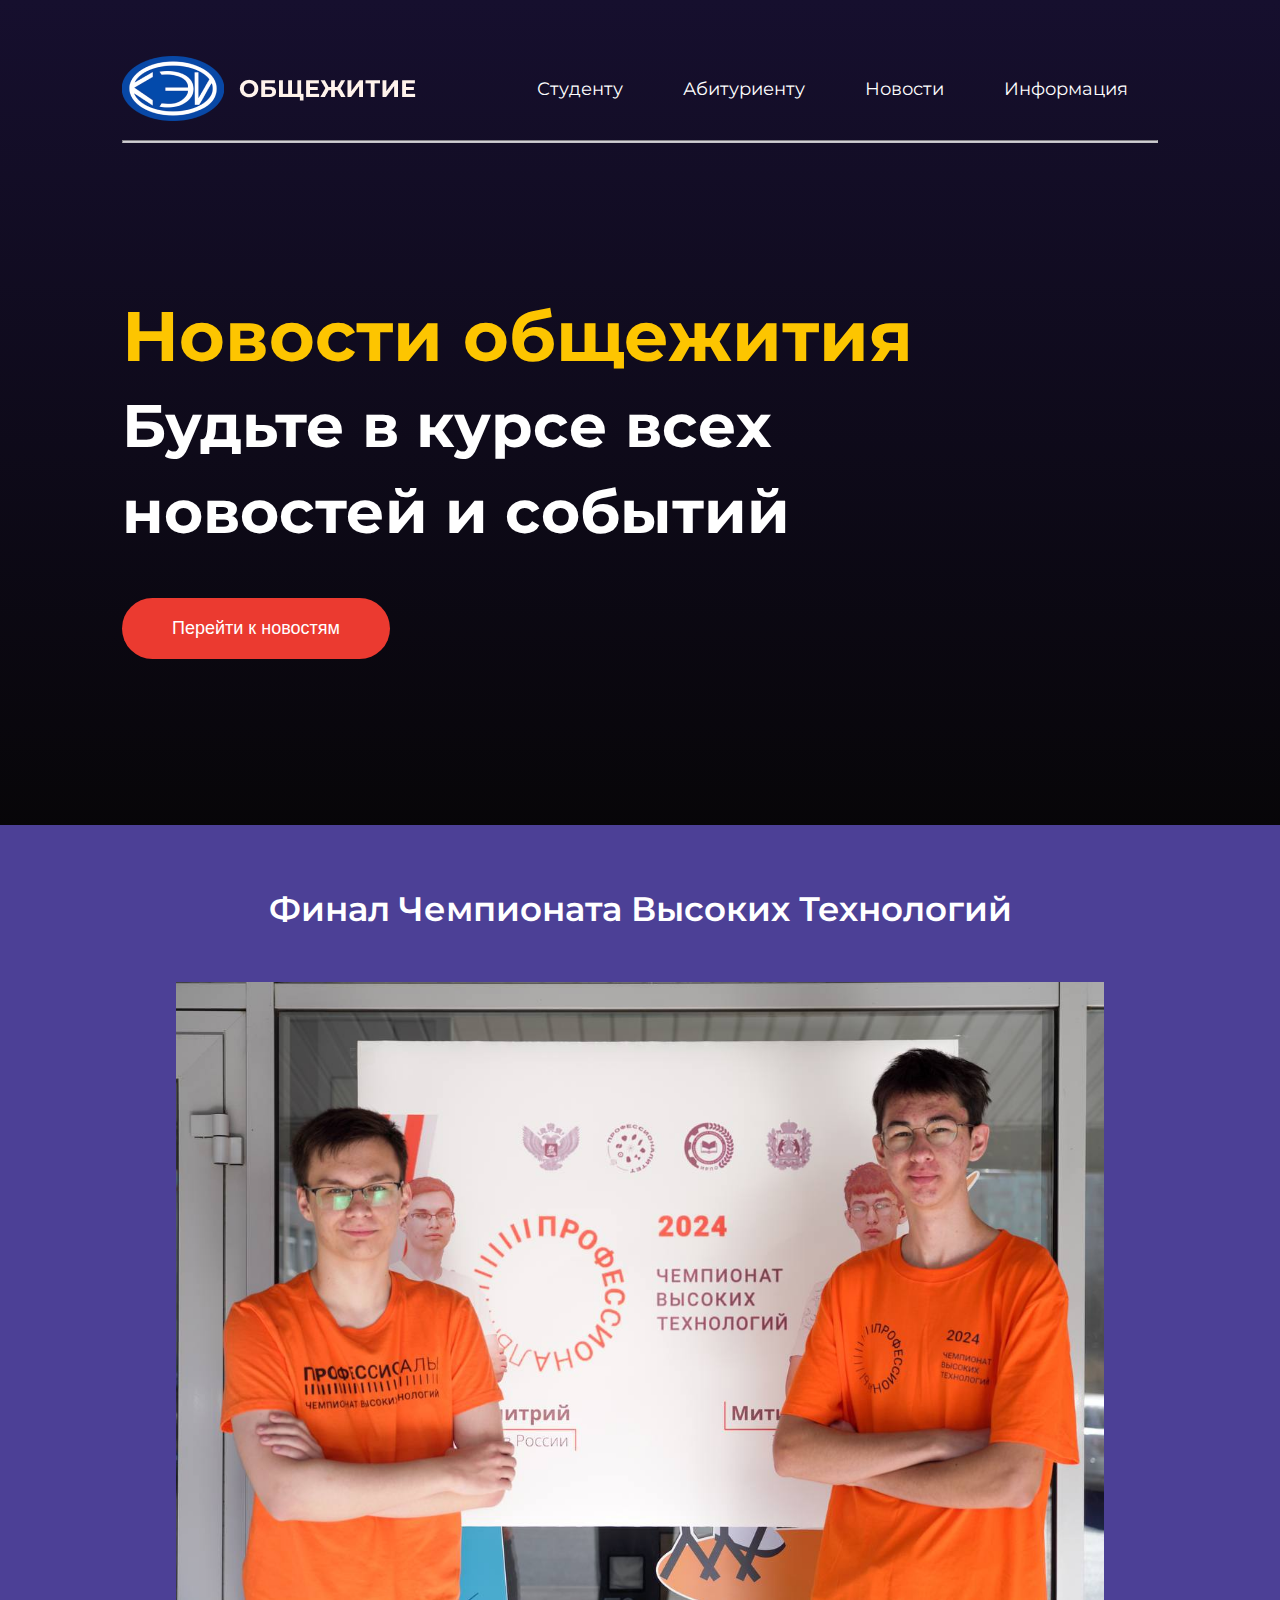
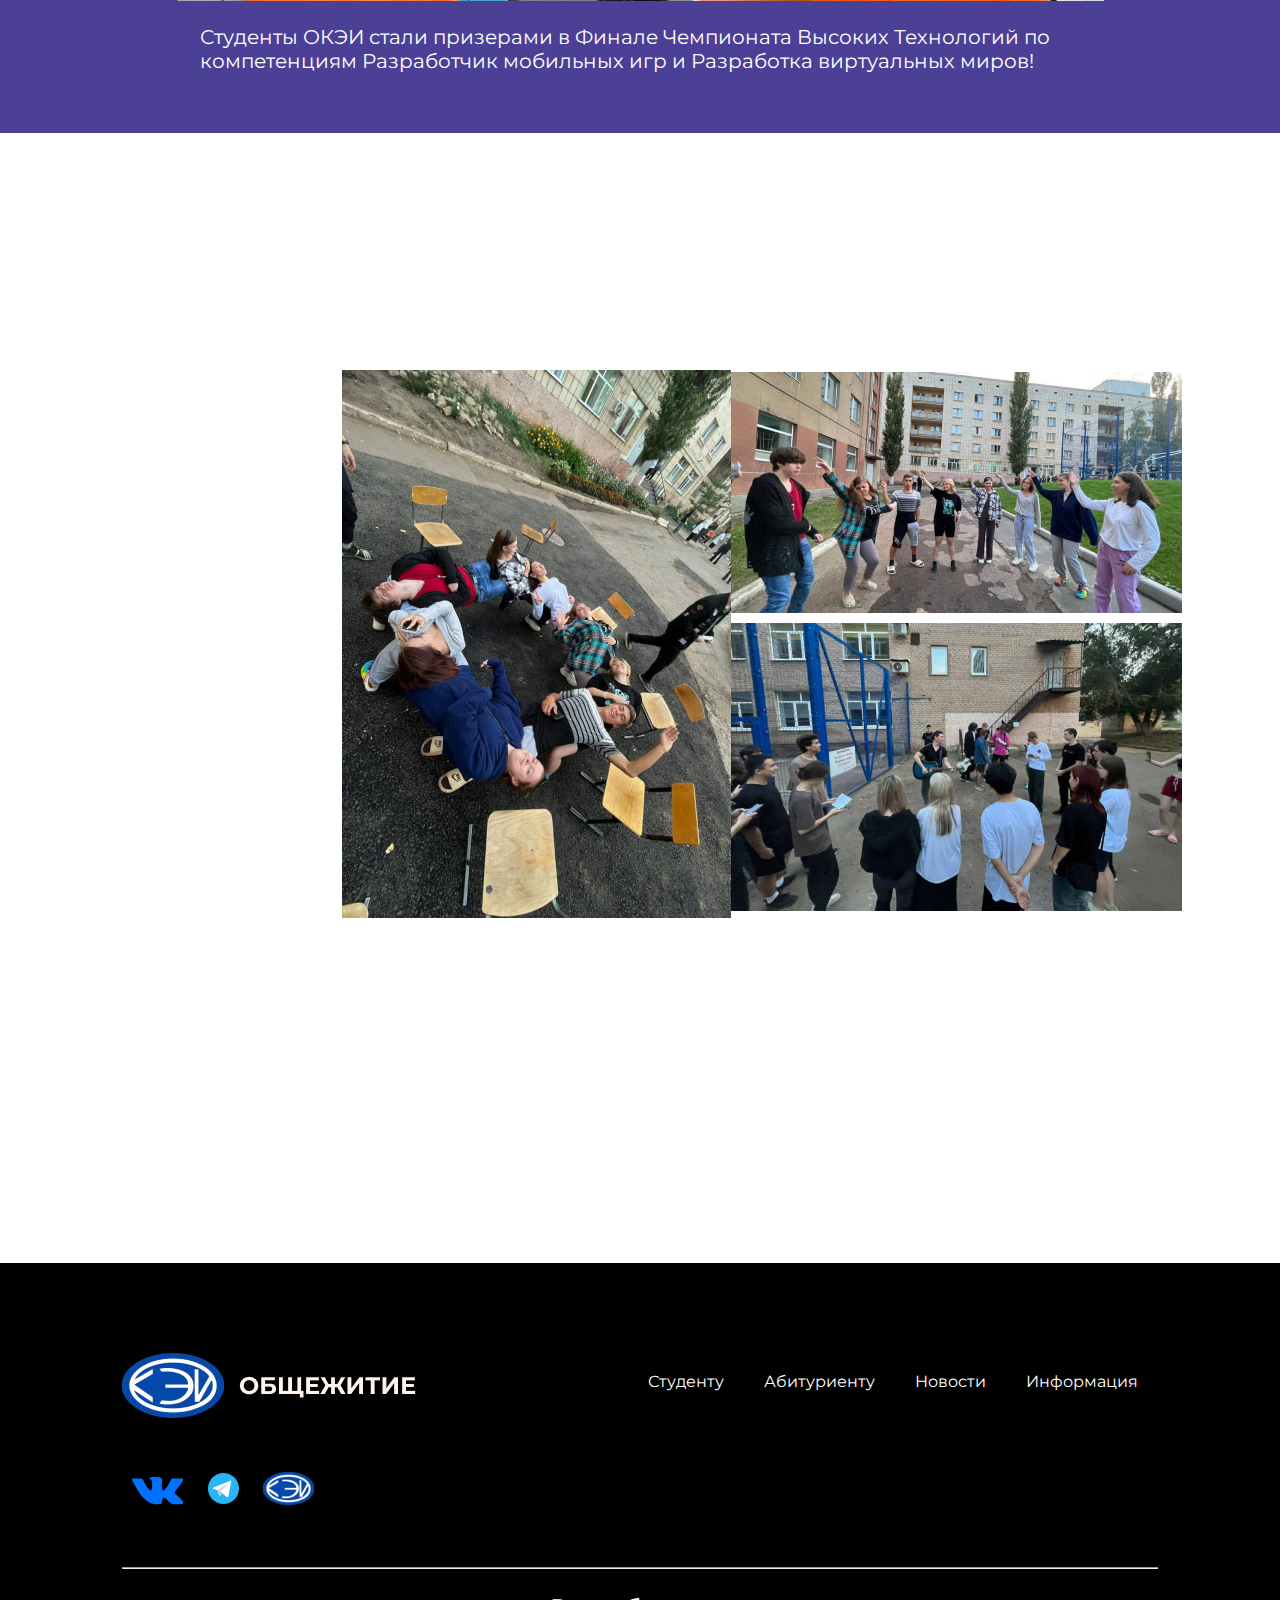
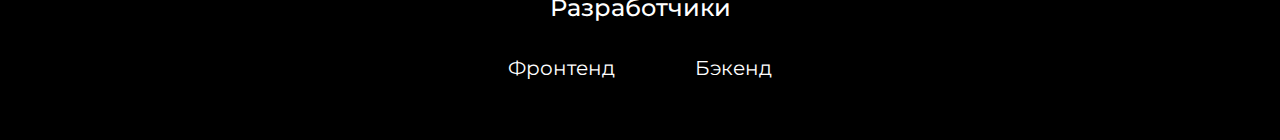
<file: news.html>
<!doctype html>
<html lang="ru">
<head>
    <meta charset="UTF-8">
    <meta name="viewport"
          content="width=device-width, user-scalable=no, initial-scale=1.0, maximum-scale=1.0, minimum-scale=1.0">
    <meta http-equiv="X-UA-Compatible" content="ie=edge">
    <title>ОКЭИ Общежитие</title>
    <link rel="stylesheet" href="./style/CSS/news.css">
    <link rel="icon" href="./style/icons/logo.png">
</head>
<body>
    <div class="wrapper">
        <header class="container">
            <nav class="navigation">
                <div class="logo">
                    <a href="index.html"><img src="./style/image/logo.png" alt="logo"></a>
                </div>
                <div class="nav-bar">
                    <ul>
                        <li><a href="./student.html">Студенту</a></li>
                        <li><a href="abiturient.html">Абитуриенту</a></li>
                        <li><a href="./news.html">Новости</a></li>
                        <li><a href="information.html">Информация</a></li>
                    </ul>
                </div>
            </nav>
            <hr>
        </header>

        <main class="container">
            <div class="active">
                <h1>Новости общежития
                <span>Будьте в курсе всех новостей и событий</span></h1>
                <button type="button" id="news">Перейти к новостям</button>
            </div>
        </main>
    </div>

    <div class="news-main-info">
        <div class="eviction" id="champ">
            <h1>Финал Чемпионата Высоких Технологий</h1>
            <div class="img-prof">
                <img src="./style/image/profeccions.jpg" alt="profeccions">
            </div>

            <p>Студенты ОКЭИ стали призерами в Финале Чемпионата Высоких Технологий
                по компетенциям Разработчик мобильных игр и Разработка виртуальных миров!</p>
        </div>
    </div>

    <div class="dedication">
        <h1>Квест «Посвящение в жильцы»</h1>

        <div class="cwest-img">
            <div class="fir-cwest">
                <img src="./style/image/styl5.jpg" alt="">
            </div>
            
            <div class="sec-cwest">
                <img src="./style/image/people.jpg" alt="">
                <img src="./style/image/twopeop.jpg" alt="">
            </div>
            
        </div>


        <span>10 сентября в общежитии колледжа прошел квест «Посвящение в жильцы»</span>
        <p>Это ежегодное традиционное мероприятие, которое служит началом отсчета
            самого яркого и незабываемого периода в жизни каждого студента. </p>
        <p>Первокурсники стали полноправными членами большой и дружной семьи,
            частичкой единого целого - они прошли обряд посвящения в
            жители общежития.</p>
        <p>Вечер проходил весело. Первокурсники активно участвовали в различных,
            проявили свои таланты и способности. </p>
        <p>Добро пожаловать в наш большой дом!</p>

    </div>


    <footer>
        <nav class="footer-block">
             <div class="logo">
                 <a href="index.html"><img src="./style/image/logo.png" alt="logo"></a>
             </div>
             <div class="nav-bar">
                <ul>
                    <li><a href="./student.html">Студенту</a></li>
                    <li><a href="abiturient.html">Абитуриенту</a></li>
                    <li><a href="./news.html">Новости</a></li>
                    <li><a href="information.html">Информация</a></li>
                </ul>
             </div>
        </nav>
        
        <div class="link-media">
            <a target="_blank" href="https://vk.com/gapou_okei">
                <img src="./style/icons/vk.svg" alt="vk">
            </a>
            <a target="_blank" href="https://t.me/okei_56ru">
                <img src="./style/icons/tg.svg" alt="tg">
            </a>
            <a target="_blank" href="https://www.oksei.ru/">
                <img src="./style/icons/okei.svg" alt="okei-logo">
            </a>
        </div>

        <hr>
        <div class="developer">
            <h3>Разработчики</h3>
            <div class="developer-contacts">
                <a target="_blank" href="https://vk.com/kulaanoame">Фронтенд</a>
                <a href="#">Бэкенд</a>
            </div>

        </div>
    </footer>

    <script src="./scripts/news.js"></script>

</body>
</html>
</file>
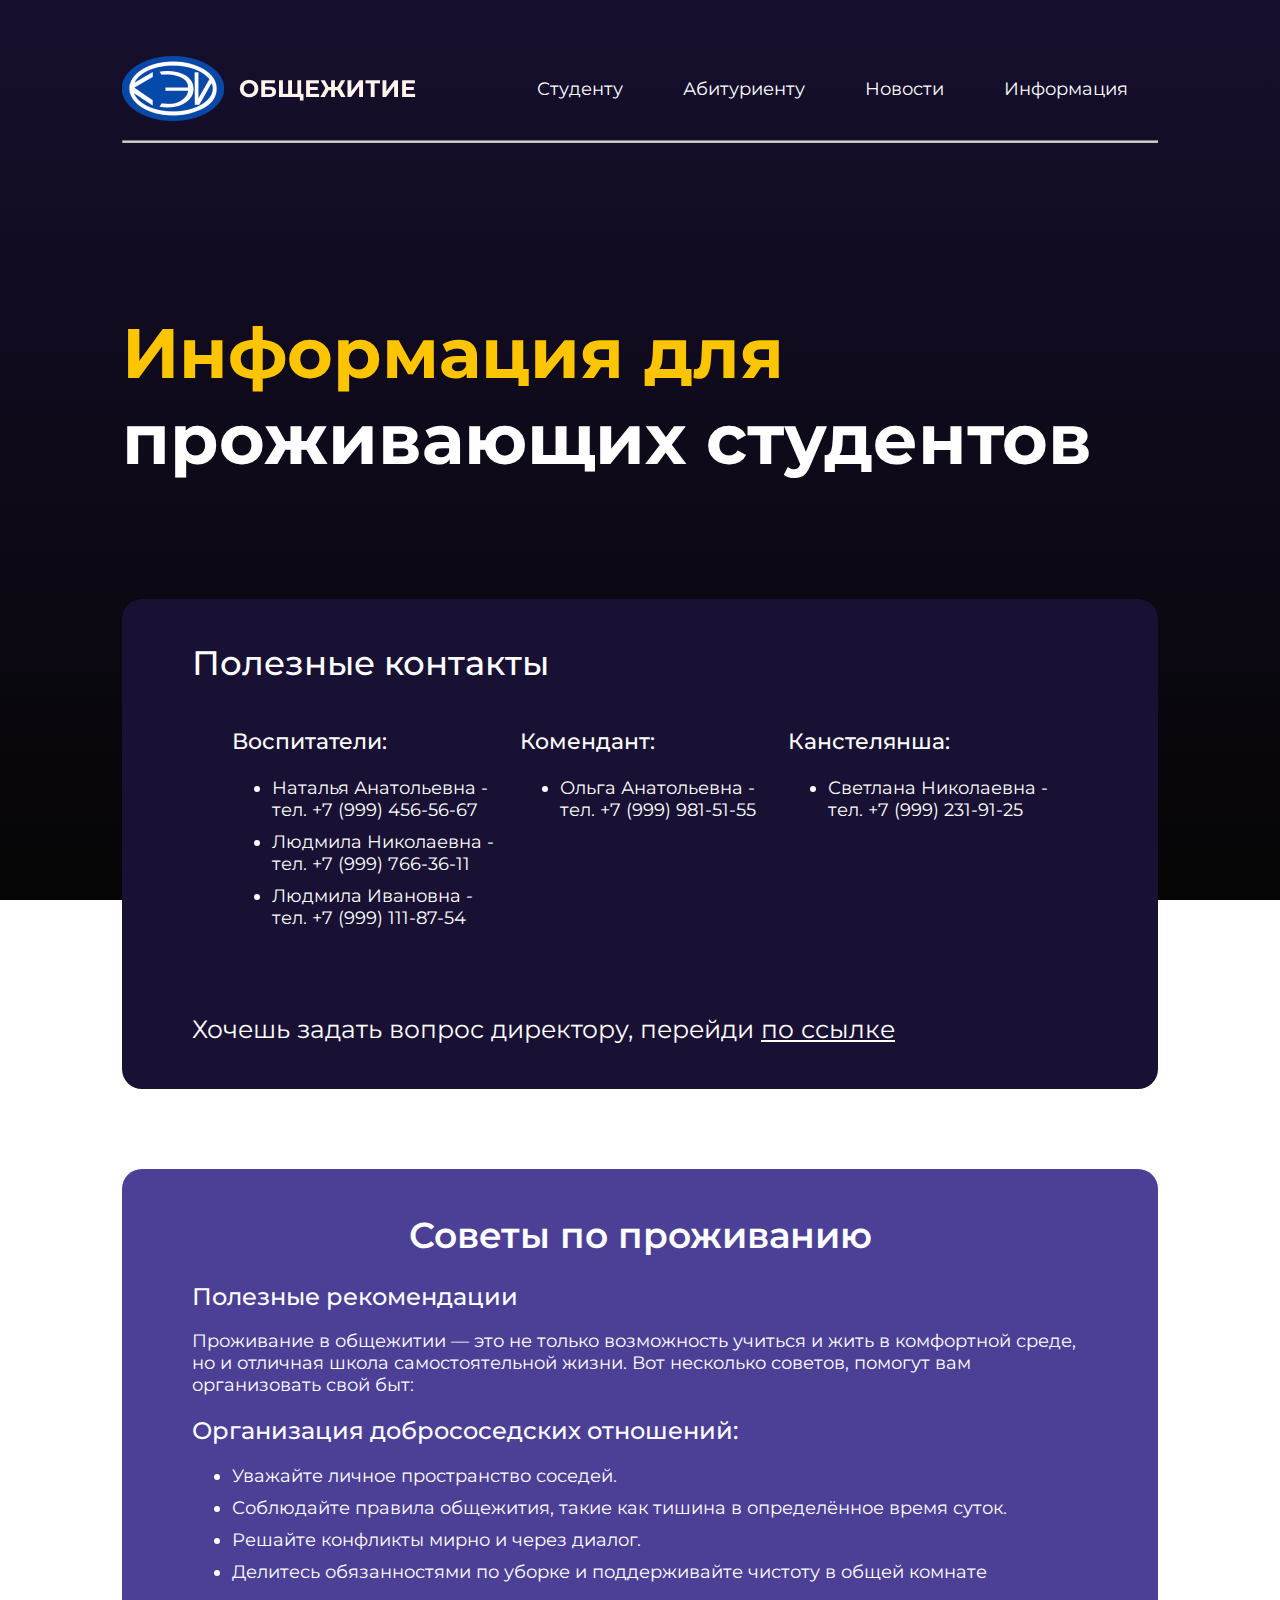
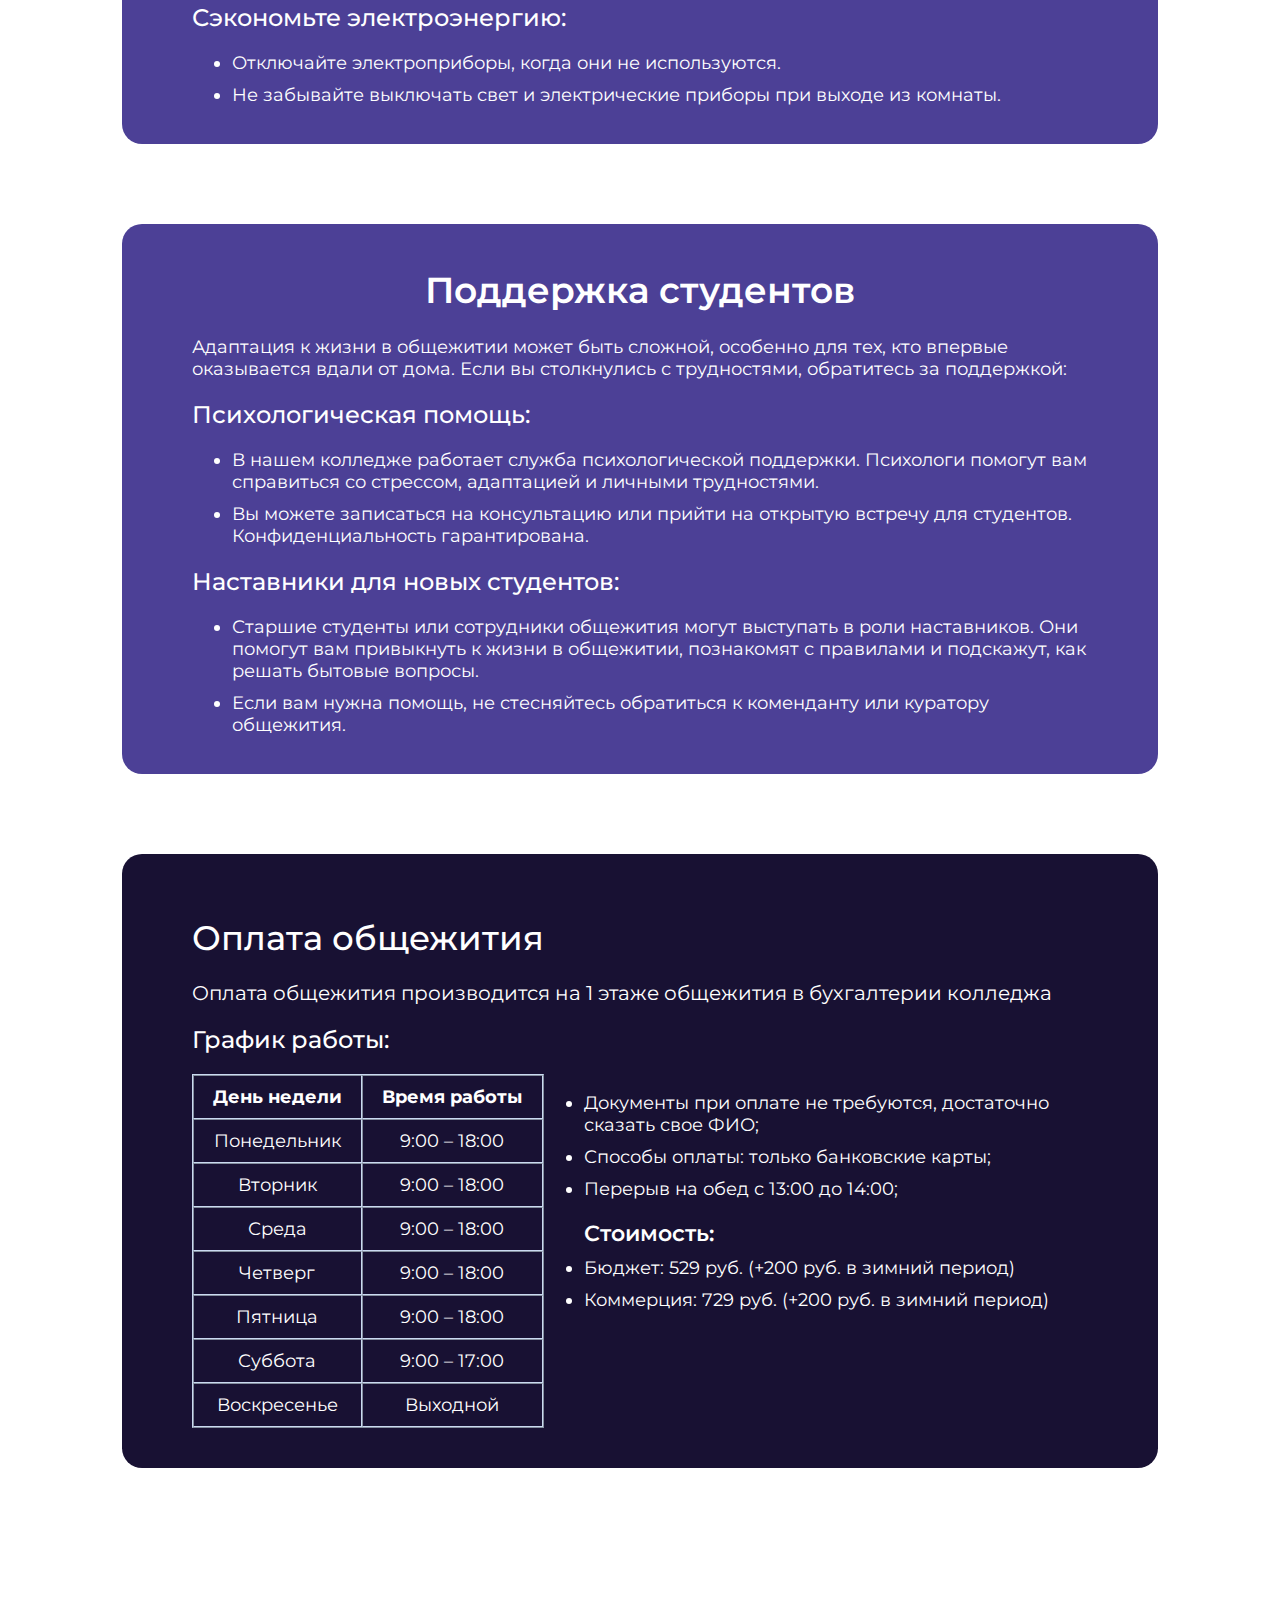
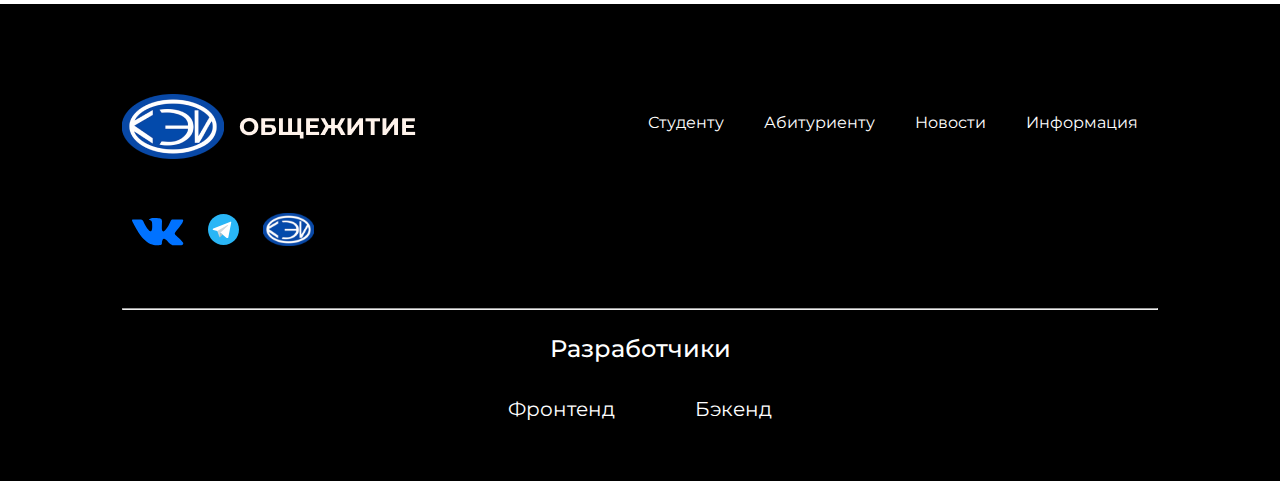
<file: student.html>
<!DOCTYPE html>
<html lang="ru">
	<head>
		<meta charset="UTF-8" />
		<meta
			name="viewport"
			content="width=device-width, user-scalable=no, initial-scale=1.0, maximum-scale=1.0, minimum-scale=1.0"
		/>
		<meta http-equiv="X-UA-Compatible" content="ie=edge" />
		<title>ОКЭИ Общежитие</title>
		<link rel="stylesheet" href="./style/CSS/style.css" />
		<link rel="icon" href="./style/icons/logo.png" />
	</head>
	<body>
		<div class="wrapper">
			<header class="container">
				<nav class="navigation">
					<div class="logo">
						<a href="index.html"
							><img src="./style/image/logo.png" alt="logo"
						/></a>
					</div>
					<div class="nav-bar">
						<ul>
							<li><a href="./student.html">Студенту</a></li>
							<li><a href="abiturient.html">Абитуриенту</a></li>
							<li><a href="./news.html">Новости</a></li>
							<li><a href="information.html">Информация</a></li>
						</ul>
					</div>
				</nav>
				<hr />
			</header>
		</div>

		<div class="wrapper">
			<div class="student-info">
				<div class="info-head">
					<h1><span>Информация для</span> проживающих студентов</h1>
				</div>
				<div class="contact-block-info">
					<h1>Полезные контакты</h1>
					<div class="contact-info">
						<div class="teacher">
							<p>Воспитатели:</p>
							<ul>
								<li>Наталья Анатольевна - тел. +7 (999) 456-56-67</li>
								<li>Людмила Николаевна - тел. +7 (999) 766-36-11</li>
								<li>Людмила Ивановна - тел. +7 (999) 111-87-54</li>
							</ul>
						</div>
						<div class="commandant">
							<p class="hed">Комендант:</p>
							<ul>
								<li>Ольга Анатольевна - тел. +7 (999) 981-51-55</li>
							</ul>
						</div>
						<div class="cancelless">
							<p>Канстелянша:</p>
							<ul>
								<li>Светлана Николаевна - тел. +7 (999) 231-91-25</li>
							</ul>
						</div>
					</div>
					<div class="link-director">
						<p>
							Хочешь задать вопрос директору, перейди
							<a target="_blank" href="https://ask.oksei.ru/questions.php?page=2"
								>по ссылке</a
							>
						</p>
					</div>
				</div>

				<div class="accommodation">
					<div class="advice">
						<h1 class="main-title">Советы по проживанию</h1>
						<h2>Полезные рекомендации</h2>
						<p>
							Проживание в общежитии — это не только возможность учиться и жить
							в комфортной среде, но и отличная школа самостоятельной жизни. Вот
							несколько советов, помогут вам организовать свой быт:
						</p>

						<h2>Организация добрососедских отношений:</h2>
						<ul>
							<li>Уважайте личное пространство соседей.</li>
							<li>
								Соблюдайте правила общежития, такие как тишина в определённое
								время суток.
							</li>
							<li>Решайте конфликты мирно и через диалог.</li>
							<li>
								Делитесь обязанностями по уборке и поддерживайте чистоту в общей
								комнате
							</li>
						</ul>
						<h2>Сэкономьте электроэнергию:</h2>
						<ul>
							<li>Отключайте электроприборы, когда они не используются.</li>
							<li>
								Не забывайте выключать свет и электрические приборы при выходе
								из комнаты.
							</li>
						</ul>
					</div>

					<div class="accommodation">
						<div class="advice">
							<h1 class="main-title">Поддержка студентов</h1>
							<p>
								Адаптация к жизни в общежитии может быть сложной, особенно для
								тех, кто впервые оказывается вдали от дома. Если вы столкнулись
								с трудностями, обратитесь за поддержкой:
							</p>

							<h2>Психологическая помощь:</h2>
							<ul>
								<li>
									В нашем колледже работает служба психологической поддержки.
									Психологи помогут вам справиться со стрессом, адаптацией и
									личными трудностями.
								</li>
								<li>
									Вы можете записаться на консультацию или прийти на открытую
									встречу для студентов. Конфиденциальность гарантирована.
								</li>
							</ul>

							<h2>Наставники для новых студентов:</h2>
							<ul>
								<li>
									Старшие студенты или сотрудники общежития могут выступать в
									роли наставников. Они помогут вам привыкнуть к жизни в
									общежитии, познакомят с правилами и подскажут, как решать
									бытовые вопросы.
								</li>
								<li>
									Если вам нужна помощь, не стесняйтесь обратиться к коменданту
									или куратору общежития.
								</li>
							</ul>
						</div>
					</div>

					<div class="accommodation-sec">
						<div class="advice-sec">
							<h1>Оплата общежития</h1>
							<p>
								Оплата общежития производится на 1 этаже общежития в бухгалтерии
								колледжа
							</p>
							<div class="info-payment">
								<h2>График работы:</h2>
								<div class="table-info">
									<table
										border="1"
										cellpadding="10"
										cellspacing="0"
										class="table-rasp"
									>
										<thead>
											<tr>
												<th>День недели</th>
												<th>Время работы</th>
											</tr>
										</thead>
										<tbody>
											<tr>
												<td>Понедельник</td>
												<td>9:00 – 18:00</td>
											</tr>
											<tr>
												<td>Вторник</td>
												<td>9:00 – 18:00</td>
											</tr>
											<tr>
												<td>Среда</td>
												<td>9:00 – 18:00</td>
											</tr>
											<tr>
												<td>Четверг</td>
												<td>9:00 – 18:00</td>
											</tr>
											<tr>
												<td>Пятница</td>
												<td>9:00 – 18:00</td>
											</tr>
											<tr>
												<td>Суббота</td>
												<td>9:00 – 17:00</td>
											</tr>
											<tr>
												<td>Воскресенье</td>
												<td>Выходной</td>
											</tr>
										</tbody>
									</table>
									<ul>
										<li>
											Документы при оплате не требуются, достаточно сказать свое
											ФИО;
										</li>
										<li>Способы оплаты: только банковские карты;</li>
										<li>Перерыв на обед с 13:00 до 14:00;</li>
                                        <li class="li-title">Стоимость:</li>
                                        <li>Бюджет: 529 руб. (+200 руб. в зимний период)</li>
                                        <li>Коммерция: 729 руб. (+200 руб. в зимний период)</li>
                                    </ul>
								</div>
							</div>
						</div>
					</div>
				</div>
			</div>
		</div>

		<footer>
			<nav class="footer-block">
				<div class="logo">
					<a href="index.html"
						><img src="./style/image/logo.png" alt="logo"
					/></a>
				</div>
				<div class="nav-bar">
					<ul>
						<li><a href="./student.html">Студенту</a></li>
						<li><a href="abiturient.html">Абитуриенту</a></li>
						<li><a href="./news.html">Новости</a></li>
						<li><a href="information.html">Информация</a></li>
					</ul>
				</div>
			</nav>

			<div class="link-media">
				<a target="_blank" href="https://vk.com/gapou_okei">
					<img src="./style/icons/vk.svg" alt="vk" />
				</a>
				<a target="_blank" href="https://t.me/okei_56ru">
					<img src="./style/icons/tg.svg" alt="tg" />
				</a>
				<a target="_blank" href="https://www.oksei.ru/">
					<img src="./style/icons/okei.svg" alt="okei-logo" />
				</a>
			</div>

			<hr />
			<div class="developer">
				<h3>Разработчики</h3>
				<div class="developer-contacts">
					<a target="_blank" href="https://vk.com/kulaanoame">Фронтенд</a>
					<a href="#">Бэкенд</a>
				</div>
			</div>
		</footer>
	</body>
</html>
</file>
<file: style/CSS/style.css>
@import url('https://fonts.googleapis.com/css2?family=Montserrat:ital,wght@0,100..900;1,100..900&display=swap');
/*font-family: "Montserrat", sans-serif;*/

::-webkit-scrollbar {
    display: none; /* Скрыть скроллбар */
}


body {
    height: 100%;
    margin: 0;
    padding: 0;
    font-family: "Montserrat", sans-serif;
    color: white;
    background: linear-gradient(to bottom, rgba(22, 15, 46, 1) 0%, rgba(6, 5, 5, 1) 100%);
    background-repeat: no-repeat;
    background-attachment: fixed;
    background-size: cover;
}

.wrapper {
    padding: 56px 122px;
}

/*HEADER*/


.navigation {
    display: flex;
    justify-content: space-between;
}

.navigation .nav-bar{

    float: right;
}

.navigation .nav-bar ul {
    list-style: none;
    display: flex;
    justify-content: space-between;
    margin-top: 22px;

}

.navigation .nav-bar ul li {
    margin: 0 30px;
    color: white;
}

.navigation .nav-bar ul li a {
    color: white;
    text-decoration: none;
    transition: color 0.3s;
    font-size: 18px;
}
.navigation .nav-bar ul li a:hover {
    color: #FDC500;
}

.container hr {
    margin-top: 15px;
    height: 1px;
    background: #fff;
    opacity: 80%;
}

/*MAIN*/

.active {
    padding: 95px 0;
    padding-bottom: 30px;
}
/*
.active h1 {
    color: #FDC500;
    font-weight: 700;
    font-size: 70px;
 
}
*/
.active p {
    color: #fff;
    font-size: 70px;
    font-weight: 700;
    max-width: 830px;


}
.active span {
    color: #FDC500;
}

.active .sect-title {
    color: #FDC500;
    font-weight: 700;
    font-size: 70px;
    padding-top: 18px;
}

.active .sect-paragraf {
    max-width: 800px;
    font-weight: 600;
    font-size: 30px;
}

.active button {
    padding: 20px 50px;
    background: #eb3a30;
    color: #fff;
    font-weight: 500;
    font-size: 18px;
    border-radius: 40px;
    border: 0;
    cursor: pointer;
    transition: all 0.3s ease;
}

.active button:hover {
    transform: scale(1.1);
    background: #f31307;
}

.active .back {
    float: right;
    font-size: 18px;
    font-weight: 500;
}
/*
.back {
    padding: 0 0;
}

.back p{
    float: right;

}*/

.back-image {
    background: url(../image/bg1.png) no-repeat center center fixed;
    background-size: cover;
    padding: 340px 0;
}
.wrapper-false {
    padding-top: 60px;
    padding-bottom: 40px;
    background: rgba(6, 5, 5, 1);
}
/*info-briefly*/

.info-briefly {
    padding: 90px 0;
    background: #4C4096;
}

.info-briefly h1 {
    padding-left: 175px;
    padding-bottom: 50px;
    font-weight: 700;
    font-size: 42px;
}

.first-block {
    padding-left: 117px;
    margin-bottom: -10px;
    display: flex;
    justify-content: space-between;

}
.first-block .fir-value {
    padding: 19px 40px;
    max-width: 336px;
    color: #fff;
    background: rgba(77, 143, 195, 0.2);
    border-radius: 30px;
}
.first-block .sec-value {
    padding: 19px 40px;
    max-width: 570px;
    color: #fff;
    background: rgba(77, 143, 195, 0.2);
    border-radius: 30px;
    margin-right: 275px;
}

.second-block {
    padding: 0 117px;
    display: flex;
    justify-content: space-between;
}


.second-block .fir-value-one {
    max-width: 260px;
    padding: 19px 40px;
    color: #fff;
    background: rgba(77, 143, 195, 0.2);
    border-radius: 30px;
}

.second-block .sec-value-two {
    max-width: 724px;
    padding: 19px 40px;
    color: #fff;
    background: rgba(77, 143, 195, 0.2);
    border-radius: 30px;
    margin-right: 85px;
}

.advantages {
    padding-top: 110px;
    padding-bottom: 110px;
    background: linear-gradient(to bottom, rgba(25, 17, 52, 1) 0%, rgba(6, 5, 5, 1) 100%);
    background-repeat: no-repeat;
    background-attachment: fixed;
    background-size: cover;
}

.advantages h1 {
    color: #fff;
    padding-left: 181px;
    font-weight: 700;
    font-size: 40px;

}

.advantages .block {
    padding: 77px 102px;

    display: flex;
    justify-content: space-between;
}

.block .security {
    width: 364px;
    height: 110px;
    display: flex;
    justify-content: space-between;
    border-radius: 30px;
    background: #4C4096;

}

.block .security img {
    margin: 25px 25px;
    width: 60px;
    height: 60px;

}

.block .security p {
    margin: 25px 0;
    max-width: 272px;
}

.block .comfortable {
    width: 364px;
    height: 110px;
    display: flex;
    justify-content: space-between;
    border-radius: 30px;
    background: #4C4096;
}
.block .comfortable img {
    margin: 25px 32px;
    width: 60px;
    height: 60px;
}
.block .comfortable p {
    margin-top: 35px;
    margin-left: 0;
    max-width: 252px;
}

.block .education {
    width: 364px;
    height: 110px;
    display: flex;
    justify-content: space-between;
    border-radius: 30px;
    background: #4C4096;
}
.block .education img {
    margin: 25px 32px;
    width: 60px;
    height: 60px;
}
.block .education p {
    margin-top: 25px;
    margin-left: 0;
    max-width: 252px;
}

.inside-block {
    padding-top: 40px;
    padding-bottom: 120px;
    background: #4C4096;
}

.inside-block h1 {
    padding: 62px 179px;
    font-weight: 700;
    font-size: 42px;

}

.block-room {
    padding: 0 179px;
    display: flex;
    justify-content: space-between;
    text-align: center;
    font-weight: 500;
    font-size: 18px;
}

.famous-students {
    padding-top: 80px;
    padding-bottom: 40px;
    background: #0C0914;
}

.head-famous {
    display: flex;
    justify-content: center;
}

.head-famous h1 {
    font-size: 34px;
    font-weight: 700;
    padding-top: 20px;
    color: #fff;
}

.block-students {
    padding: 92px 102px;
}

.cart-students {
    display: flex;
    justify-content: space-between;
}

.cart-students a {
    text-decoration: none;
    color: white;
    transition: color 0.3s;
}
.cart-students a:hover {
    color: #FDC500;
}

.cart-students-block {
    text-align: center;
}

.best-student {
    padding-bottom: 20px;
    text-align: center;
}
.best-student img {
    padding: 20px 0;
    width: 860px;
    height: auto;

}
.best-student p {
    font-size: 30px;
    font-weight: 600;
}

.reviews-input {
    padding: 50px 161px;
    background: #4C4096;
}

.reviews-input h2 {
    font-weight: 700;
    font-size: 36px;
}

.reviews-input p {
    font-weight: 500;
    font-size: 24px;
    max-width: 800px;
    padding-top: 16px;
    padding-bottom: 60px;
}

.reviews-input .input-block {
    padding-bottom: 33px;
}

.reviews-info .input-block-name {
    padding-bottom: 33px;
}

.reviews-info .input-block-name input {
    width: 350px;
    background: white;
    padding: 10px 20px;
    border-radius: 15px;
    outline: none;
    font-size: 16px;
    color: #0F0B1B;
    border: 2px solid white;
}

.input-block-name::placeholder {
    color: #898989;
}

.rev-block {
    font-family: "Montserrat", sans-serif;
    font-weight: 500;
    font-size: 16px;
    color: #0F0B1B;
    resize: none;
    height: 110px;
    width: 900px;
    padding: 15px 20px;
    border-radius: 15px;
    outline: none;
    border: 2px solid white;
}
.rev-block::placeholder {
    color: #898989;
}

.bth-reviews {
    padding: 33px 0;

}

.bth-reviews button {
    background: #eb3a30;
    padding: 22px 50px;
    border-radius: 50px;
    border: none;
    font-size: 16px;
    color: #fff;
    cursor: pointer;
    transition: all 0.3s ease;
}
.bth-reviews button:hover {
    transform: scale(1.1);
    background: #f31307;
}

.gap {
    height: 70px;
    background: #0C0914;
}




/*important-info*/
.important-info {
    padding: 40px 100px;
}

.important-info .info-students {
    padding: 63px 0;
    background: #181133;
    border-radius: 30px;
}

.important-info .stud-head h4 {
    padding: 0 265px;
    text-align: center;
    font-weight: 600;
    font-size: 35px;
    color: white;
}

.info-students h1 {
    padding-top: 30px;
    padding-left: 84px;
    font-size: 26px;
    font-weight: 500;
}

.info-students p {
    padding: 0 84px;
    font-size: 18px;
    font-weight: 400;
}

.main-information {
    padding: 40px 100px;

}

.text-block-info {
    padding: 63px 92px;
    background: #181133;
    border-radius: 30px;
}

.text-block-info h1 {
    font-weight: 500;
    font-size: 30px;
    padding-top: 35px;
    padding-bottom: 5px;
}

.text-block-info p {
    font-size: 18px;
}


.reviews-input-second {

}

.reviews-info-second {
    padding: 120px 185px;
    background: #4C4096;

}
.reviews-info-second p {
    font-size: 18px;
}

.input-block-name {
    padding: 40px 0;
}

.reviews-info-second .input-block-name input {
    width: 350px;
    background: white;
    padding: 10px 20px;
    border-radius: 15px;
    border: none;
    outline: none;
    font-size: 16px;
    color: #0F0B1B;
    border: 2px solid white;
}

.input-block-name::placeholder {
    color: #898989;
}

.rev-block-sec {
    font-family: "Montserrat", sans-serif;
    font-weight: 500;
    font-size: 16px;
    color: #0F0B1B;
    resize: none;
    height: 110px;
    width: 900px;
    padding: 15px 20px;
    border-radius: 15px;
    border: none;
    outline: none;
    
}
.rev-block::placeholder {
    color: #898989;
}
.contact-block-info {
    padding: 20px 70px;
    border-radius: 20px;
    background: #181133;
}
.student-info {
   
}
.student-info .info-head h1 {
    font-weight: 700;
    font-size: 70px;
    max-width: 1000px;
    padding-bottom: 70px;
    color: #fff;
}
.student-info .info-head span {
    font-weight: 700;
    font-size: 70px;
    max-width: 1000px;
    padding-bottom: 70px;
    color: #FDC500;
}

.student-info h1 {
    font-size: 34px;
    font-weight: 500;
}
.contact-info {
    display: flex;
    justify-content: space-between;
    margin: 0 40px;
}
.contact-info p {
    font-size: 22px;
    font-weight: 500;
}
.teacher ul {
    max-width: 230px;
    font-size: 18px;
    margin: 20px auto;

}
.teacher ul li {
    margin-bottom: 10px;

}


.commandant {
    max-width: 250px;

}
.commandant .hed {
    font-size: 22px;
}

.commandant ul {
    font-size: 18px;
    margin: 20px auto;

}

.cancelless {
    max-width: 260px;
}
.cancelless ul {
    font-size: 18px;
}

.link-director {
    padding-top: 40px;
    font-size: 25px;
}
.link-director a {
    color: white;
    transition: color 0.3s;
}
.link-director a:hover {
    color: #FDC500;
}


.accommodation {
    padding: 80px 0;
}

.accommodation .advice {
    padding: 20px 70px;
    border-radius: 20px;
    background: #4C4096;
    font-size: 18px;
}
.accommodation .advice .main-title {
    text-align: center;
    font-weight: 600;
    font-size: 36px;
}

.accommodation .advice h2 {
    font-weight: 500;
    font-size: 24px;
}

.accommodation .advice li {
    margin-bottom: 10px;
}



.accommodation-sec {

}

.accommodation-sec .advice-sec {
    padding: 40px 70px;
    border-radius: 20px;
    background: #181133;
    font-size: 20px;
}

.info-payment h2 {
    font-weight: 500;
    font-size: 24px;
}






.info-payment .table-info {
    display: flex;
    justify-content: space-between;
}

.table-rasp {
    border-color: #cadaf1;
    width: 450px;
    text-align: center;
    font-size: 18px;
}

.info-payment .table-info ul{
    font-size: 18px;
    max-width: 580px;
    
}

.info-payment .table-info ul li {
    margin-bottom: 10px;
}

.info-payment .table-info .li-title {
    list-style: none;
    font-size: 22px;
    font-weight: 600;
    padding-top: 10px;
}





/*FOOTER*/
footer {
    background: #000;
    padding-top: 90px;
    padding-left: 122px;
    padding-right: 122px;
    padding-bottom: 50px;
}

.footer-block {
    display: flex;
    justify-content: space-between;
}

.footer-block .nav-bar ul {
    display: flex;
    justify-content: space-between;
    list-style: none;
    padding-top: 3px;
}

.footer-block .nav-bar ul li {
    margin: 0 20px;

}

.footer-block .nav-bar ul li a {
    text-decoration: none;
    color: white;
    transition: color 0.3s;
}

.footer-block .nav-bar ul li a:hover {
    color: #FDC500;
}

footer .link-media {
    padding: 50px 0;

}

footer .link-media a {
    margin: 0 10px;
    text-decoration: none;
}

.developer h3 {
    font-weight: 500;
    font-size: 24px;
    text-align: center;
}
.developer-contacts {
    display: flex;
    justify-content: center;

}
.developer a {
    padding: 10px 0;
    font-size: 20px;
    color: #fff;
    text-decoration: none;
    margin: 0 40px;
    position: relative;
}

.developer a:hover:before{
    transform: scaleX(1);
    transition: transform 0.3s;
}

.developer a::before {
    content: '';
    background: #FDC500;
    width: 100%;
    display: inline-flex;
    height: 2px;
    position: absolute;
    left: 0;
    bottom: -5px;
    transform: scaleX(0);
    border-radius: 10px;
}
</file>
<file: style/CSS/abitura.css>
@import url('https://fonts.googleapis.com/css2?family=Montserrat:ital,wght@0,100..900;1,100..900&display=swap');
/*font-family: "Montserrat", sans-serif;*/

::-webkit-scrollbar {
    display: none; /* Скрыть скроллбар */
}
body {
    height: 100%;
    margin: 0;
    padding: 0;
    font-family: "Montserrat", sans-serif;
    color: white;
    background: linear-gradient(to bottom, rgba(22, 15, 46, 1) 0%, rgba(6, 5, 5, 1) 100%);
    background-repeat: no-repeat;
    background-attachment: fixed;
    background-size: cover;
}

.wrapper {
    padding: 56px 122px;
}


/*HEADER*/


.navigation {
    display: flex;
    justify-content: space-between;
}

.navigation .nav-bar{

    float: right;
}

.navigation .nav-bar ul {
    list-style: none;
    display: flex;
    justify-content: space-between;
    margin-top: 22px;

}

.navigation .nav-bar ul li {
    margin: 0 30px;
    color: white;
}

.navigation .nav-bar ul li a {
    color: white;
    text-decoration: none;
    transition: color 0.3s;
    font-size: 18px;
}
.navigation .nav-bar ul li a:hover {
    color: #FDC500;
}

.container hr {
    margin-top: 15px;
    height: 1px;
    background: #fff;
    opacity: 80%;
}

/*MAIN*/

.active {
    padding: 95px 0;
    padding-bottom: 30px;
}
/*
.active h1 {
    color: #FDC500;
    font-weight: 700;
    font-size: 70px;

}
*/
.active .title {
    color: #fff;
    font-size: 70px;
    font-weight: 700;
    max-width: 830px;


}
.active span {
    color: #FDC500;
}

.active p {
    font-size: 20px;
    font-weight: 400;
    max-width: 1200px;
}

.living-information {
    padding: 80px 0;
}

.living-conditions {
    padding: 70px 122px;
    background: #4C4096;
    font-size: 18px;
}

.living-conditions h1 {
    font-weight: 600;
    font-size: 36px;
}

.sec-title {
    padding-top: 50px;
}

.living-conditions p {
    font-size: 20px;
    font-weight: 400;
}

.living-conditions li {
    margin-bottom: 10px;
}

.check-in-info {
    padding-top: 50px;
}

.rules-pay {
    padding: 20px 122px;
    display: flex;
    justify-content: space-between;
    padding-bottom: 90px;
}
.rules-pay h1 {
    font-weight: 600;
    font-size: 35px;
}

.rules-pay p {
    font-size: 18px;
}

.pay-dormit {
    padding-top: 20px;
    max-width: 600px;
}

.pay-dormit a {
    color: white;
    text-decoration: none;
    position: relative;
}
.pay-dormit a:hover:before {
    transform: scaleX(1);
    transition: transform 0.3s;
}
.pay-dormit a::before {
    content: '';
    background: #FDC500;
    width: 100%;
    display: inline-flex;
    height: 2px;
    position: absolute;
    left: 0;
    bottom: -5px;
    transform: scaleX(0);
    border-radius: 10px;
}


.reglament {
    padding-top: 20px;
    max-width: 600px;
}

.reglament li {
    font-size: 18px;
}

.vertival-line {
    width: 2px;
    height: 300px;
    background-color: #fff;
}


.reviews-input-second {

}

.reviews-info-second {
    padding: 120px 185px;
    background: #4C4096;

}
.reviews-info-second p {
    font-size: 18px;
}

.input-block-name {
    padding: 40px 0;
}

.reviews-info-second .input-block-name input {
    width: 350px;
    background: white;
    padding: 10px 20px;
    border-radius: 15px;
    border: 2px solid white;
    outline: none;
    font-size: 16px;
    color: #0F0B1B;
}

.input-block-name::placeholder {
    color: #898989;
}

.rev-block-sec {
    font-family: "Montserrat", sans-serif;
    font-weight: 500;
    font-size: 16px;
    color: #0F0B1B;
    resize: none;
    height: 110px;
    width: 900px;
    padding: 15px 20px;
    border-radius: 15px;
    border: 2px solid white;
    outline: none;
}
.rev-block::placeholder {
    color: #898989;
}


.bth-reviews {
    padding: 33px 0;

}

.bth-reviews button {
    background: #eb3a30;
    padding: 22px 50px;
    border-radius: 50px;
    border: none;
    font-size: 16px;
    color: #fff;
    cursor: pointer;
    transition: all 0.3s ease;
}
.bth-reviews button:hover {
    transform: scale(1.1);
    background: #f31307;
}

/*FOOTER*/
footer {
    background: #000;
    padding-top: 90px;
    padding-left: 122px;
    padding-right: 122px;
    padding-bottom: 50px;
}

.footer-block {
    display: flex;
    justify-content: space-between;
}

.footer-block .nav-bar ul {
    display: flex;
    justify-content: space-between;
    list-style: none;
    padding-top: 3px;
}

.footer-block .nav-bar ul li {
    margin: 0 20px;

}

.footer-block .nav-bar ul li a {
    text-decoration: none;
    color: white;
    transition: color 0.3s;
}

.footer-block .nav-bar ul li a:hover {
    color: #FDC500;
}

footer .link-media {
    padding: 50px 0;

}

footer .link-media a {
    margin: 0 10px;
    text-decoration: none;
}

.developer h3 {
    font-weight: 500;
    font-size: 24px;
    text-align: center;
}
.developer-contacts {
    display: flex;
    justify-content: center;

}
.developer a {
    padding: 10px 0;
    font-size: 20px;
    color: #fff;
    text-decoration: none;
    margin: 0 40px;
    position: relative;
}

.developer a:hover:before{
    transform: scaleX(1);
    transition: transform 0.3s;
}

.developer a::before {
    content: '';
    background: #FDC500;
    width: 100%;
    display: inline-flex;
    height: 2px;
    position: absolute;
    left: 0;
    bottom: -5px;
    transform: scaleX(0);
    border-radius: 10px;
}
</file>
<file: style/CSS/back.css>
@import url('https://fonts.googleapis.com/css2?family=Montserrat:ital,wght@0,100..900;1,100..900&display=swap');
/*font-family: "Montserrat", sans-serif;*/

::-webkit-scrollbar {
    display: none; /* Скрыть скроллбар */
}
body {
    font-family: "Montserrat", sans-serif;
}
span {
    font-weight: 600;
    font-size: 50px;
    text-transform: uppercase;
    position: absolute;
    top: 50%;
    left: 50%;
    transform: translate(-50%, -50%);
    text-align: center;
}
</file>
<file: style/CSS/news.css>
@import url('https://fonts.googleapis.com/css2?family=Montserrat:ital,wght@0,100..900;1,100..900&display=swap');
/*font-family: "Montserrat", sans-serif;*/

::-webkit-scrollbar {
    display: none; /* Скрыть скроллбар */
}
body {
    height: 100%;
    margin: 0;
    padding: 0;
    font-family: "Montserrat", sans-serif;
    color: white;
    background: linear-gradient(to bottom, rgba(22, 15, 46, 1) 0%, rgba(6, 5, 5, 1) 100%);
    background-repeat: no-repeat;
    background-attachment: fixed;
    background-size: cover;
}

.wrapper {
    padding: 56px 122px;
}


/*HEADER*/


.navigation {
    display: flex;
    justify-content: space-between;
}

.navigation .nav-bar{

    float: right;
}

.navigation .nav-bar ul {
    list-style: none;
    display: flex;
    justify-content: space-between;
    margin-top: 22px;

}

.navigation .nav-bar ul li {
    margin: 0 30px;
    color: white;
}

.navigation .nav-bar ul li a {
    color: white;
    text-decoration: none;
    transition: color 0.3s;
    font-size: 18px;
}
.navigation .nav-bar ul li a:hover {
    color: #FDC500;
}

.container hr {
    margin-top: 15px;
    height: 1px;
    background: #fff;
    opacity: 80%;
}

/*MAIN*/

.active {
    padding: 95px 0;
    padding-bottom: 30px;
}

.active h1 {
    color: #FDC500;
    font-weight: 700;
    font-size: 70px;
    max-width: 800px;
}

.active span {
    color: #fff;
    font-size: 60px;
}

.active button {
    padding: 20px 50px;
    background: #eb3a30;
    color: #fff;
    font-weight: 500;
    font-size: 18px;
    border-radius: 40px;
    border: 0;
    cursor: pointer;
    transition: all 0.3s ease;
}

.active button:hover {
    transform: scale(1.1);
    background: #f31307;
}

.news-main-info {
    padding: 80px 0;
}

.news-main-info .eviction {
    padding: 40px 60px;
    background: #4C4096;


}

.eviction h1 {
    text-align: center;
    padding-bottom: 30px;
    font-size: 34px;
    font-weight: 600;
}

.eviction p {
    font-size: 20px;
    max-width: 1100px;
    padding: 0 140px;
}

.news-main-info .eviction .img-prof {
    text-align: center;
}

.news-main-info .eviction img {
    width: 80%;
    height: auto;
}

.dedication {
    margin: 0;
    padding: 60px 122px;
}

.dedication h1 {
    text-align: center;
    font-weight: 700;
    font-size: 34px;
}

.dedication p {
    padding: 0 50px;
    max-width: 1200px;
    font-size: 18px;
}

.dedication span {
    font-size: 22px;
    padding: 0 50px;
    font-weight: 600;
}

.cwest-img {
    display: flex;
    justify-content: space-between;
    align-items: center;
    margin: 0 220px;
    padding: 10px 0;
}

.sec-cwest {
    display: flex;
    flex-direction: column; 
    justify-content: space-between; 
}
.sec-cwest img {
    margin-bottom: 10px;
}





/*FOOTER*/
footer {
    background: #000;
    padding-top: 90px;
    padding-left: 122px;
    padding-right: 122px;
    padding-bottom: 50px;
}

.footer-block {
    display: flex;
    justify-content: space-between;
}

.footer-block .nav-bar ul {
    display: flex;
    justify-content: space-between;
    list-style: none;
    padding-top: 3px;
}

.footer-block .nav-bar ul li {
    margin: 0 20px;

}

.footer-block .nav-bar ul li a {
    text-decoration: none;
    color: white;
    transition: color 0.3s;
}

.footer-block .nav-bar ul li a:hover {
    color: #FDC500;
}

footer .link-media {
    padding: 50px 0;

}

footer .link-media a {
    margin: 0 10px;
    text-decoration: none;
}

.developer h3 {
    font-weight: 500;
    font-size: 24px;
    text-align: center;
}
.developer-contacts {
    display: flex;
    justify-content: center;

}
.developer a {
    padding: 10px 0;
    font-size: 20px;
    color: #fff;
    text-decoration: none;
    margin: 0 40px;
    position: relative;
}

.developer a:hover:before{
    transform: scaleX(1);
    transition: transform 0.3s;
}

.developer a::before {
    content: '';
    background: #FDC500;
    width: 100%;
    display: inline-flex;
    height: 2px;
    position: absolute;
    left: 0;
    bottom: -5px;
    transform: scaleX(0);
    border-radius: 10px;
}
</file>
